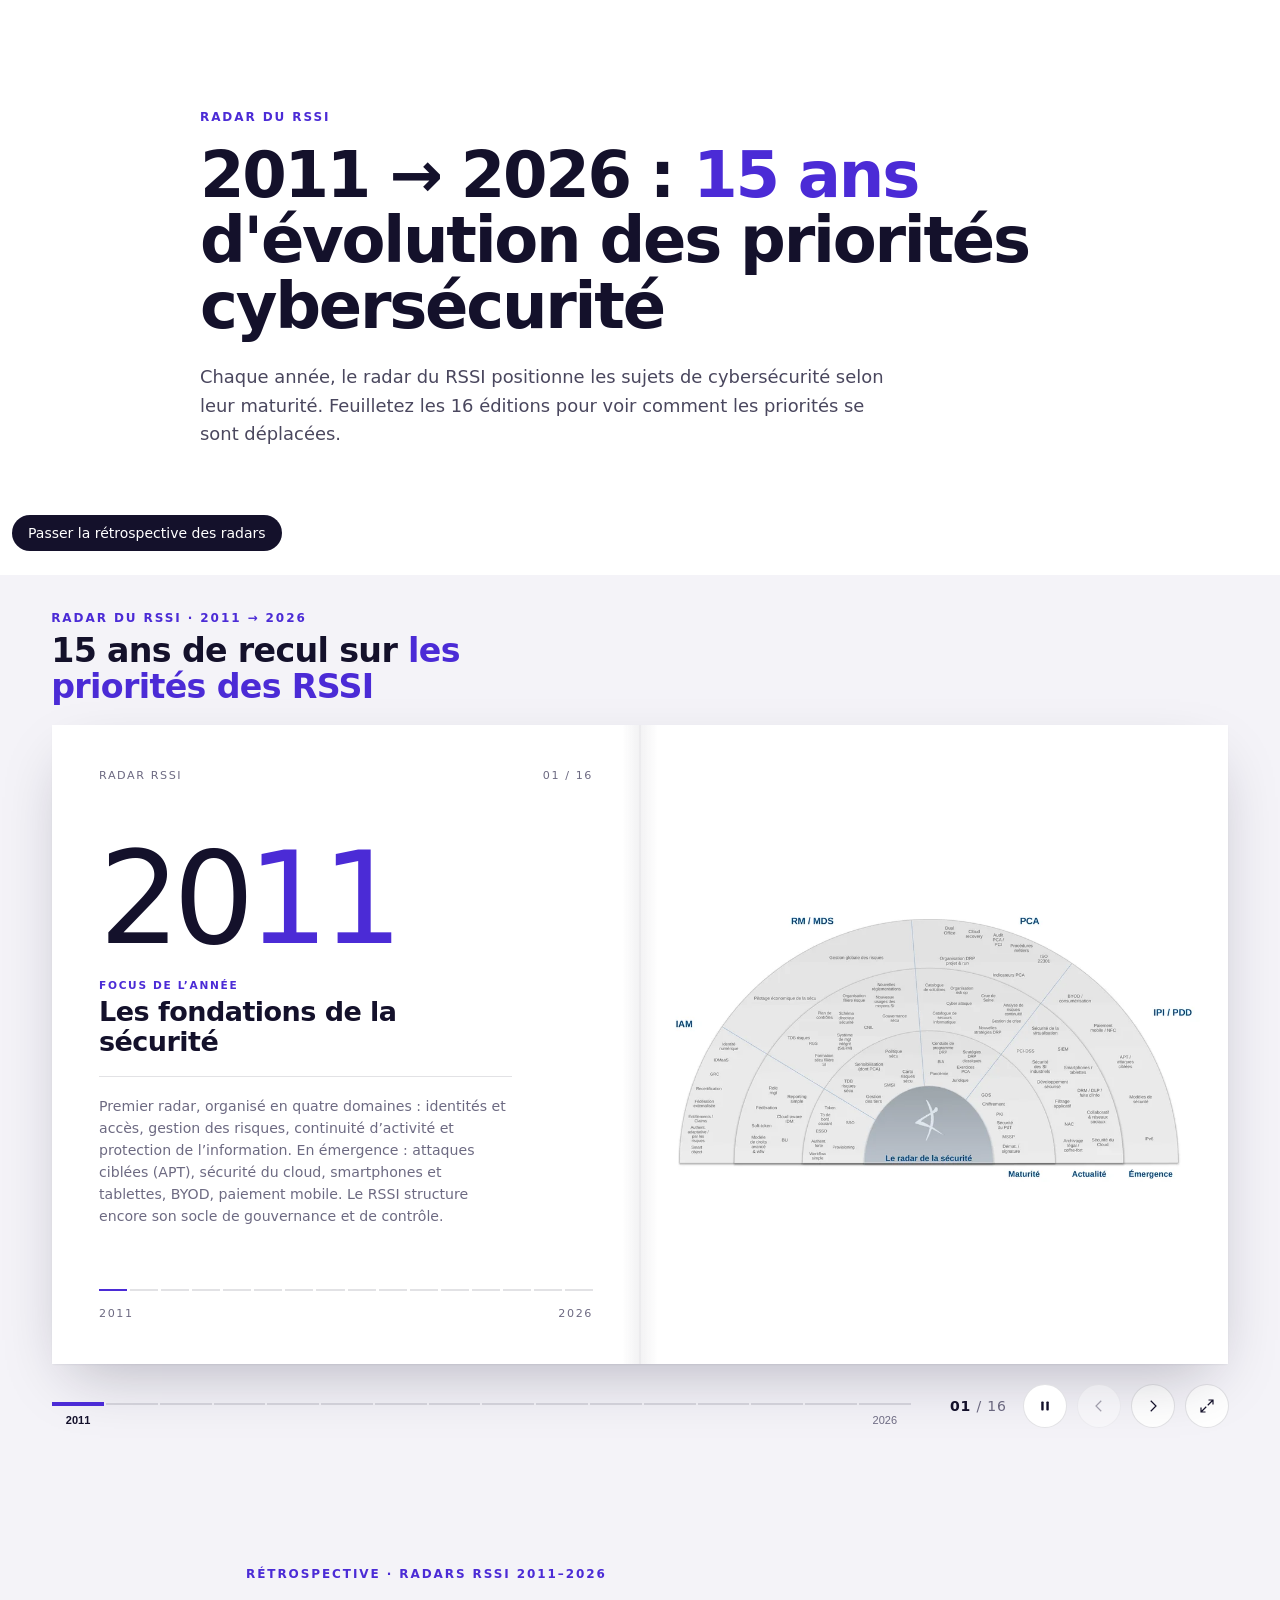
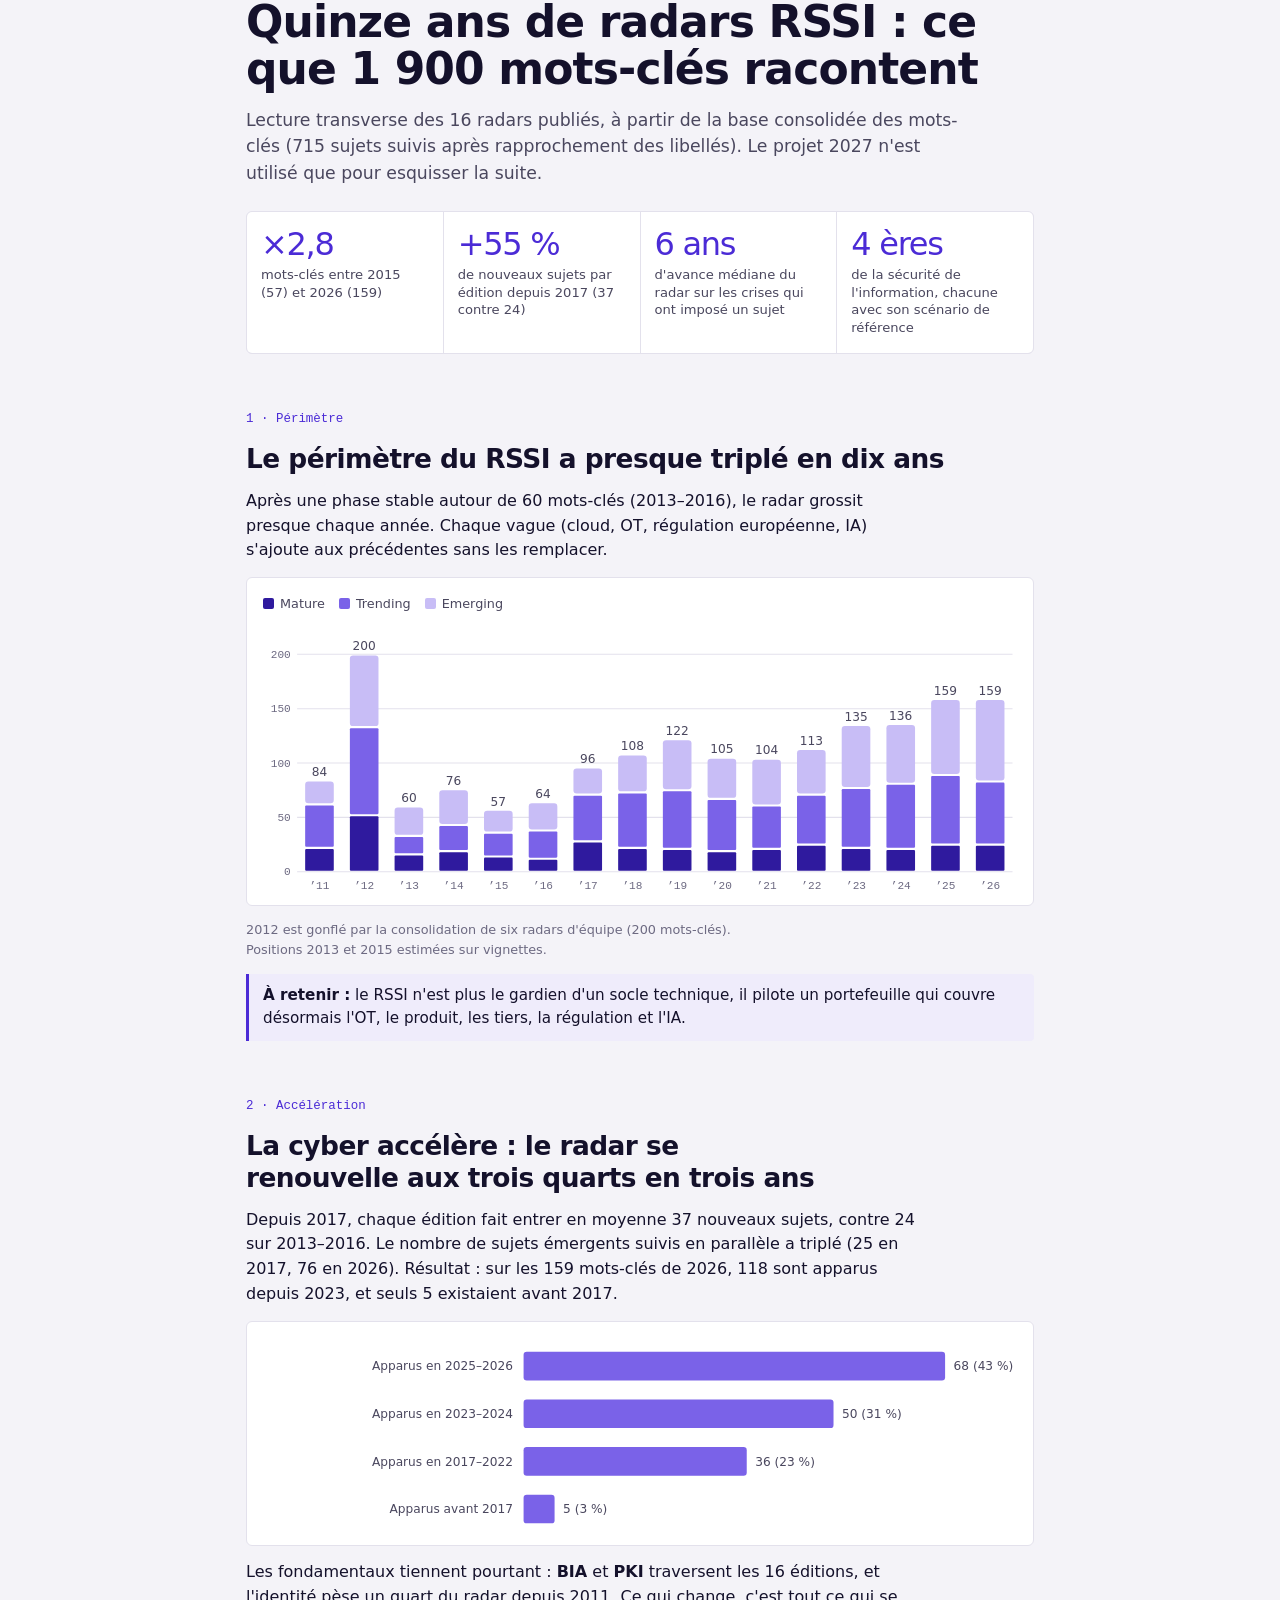
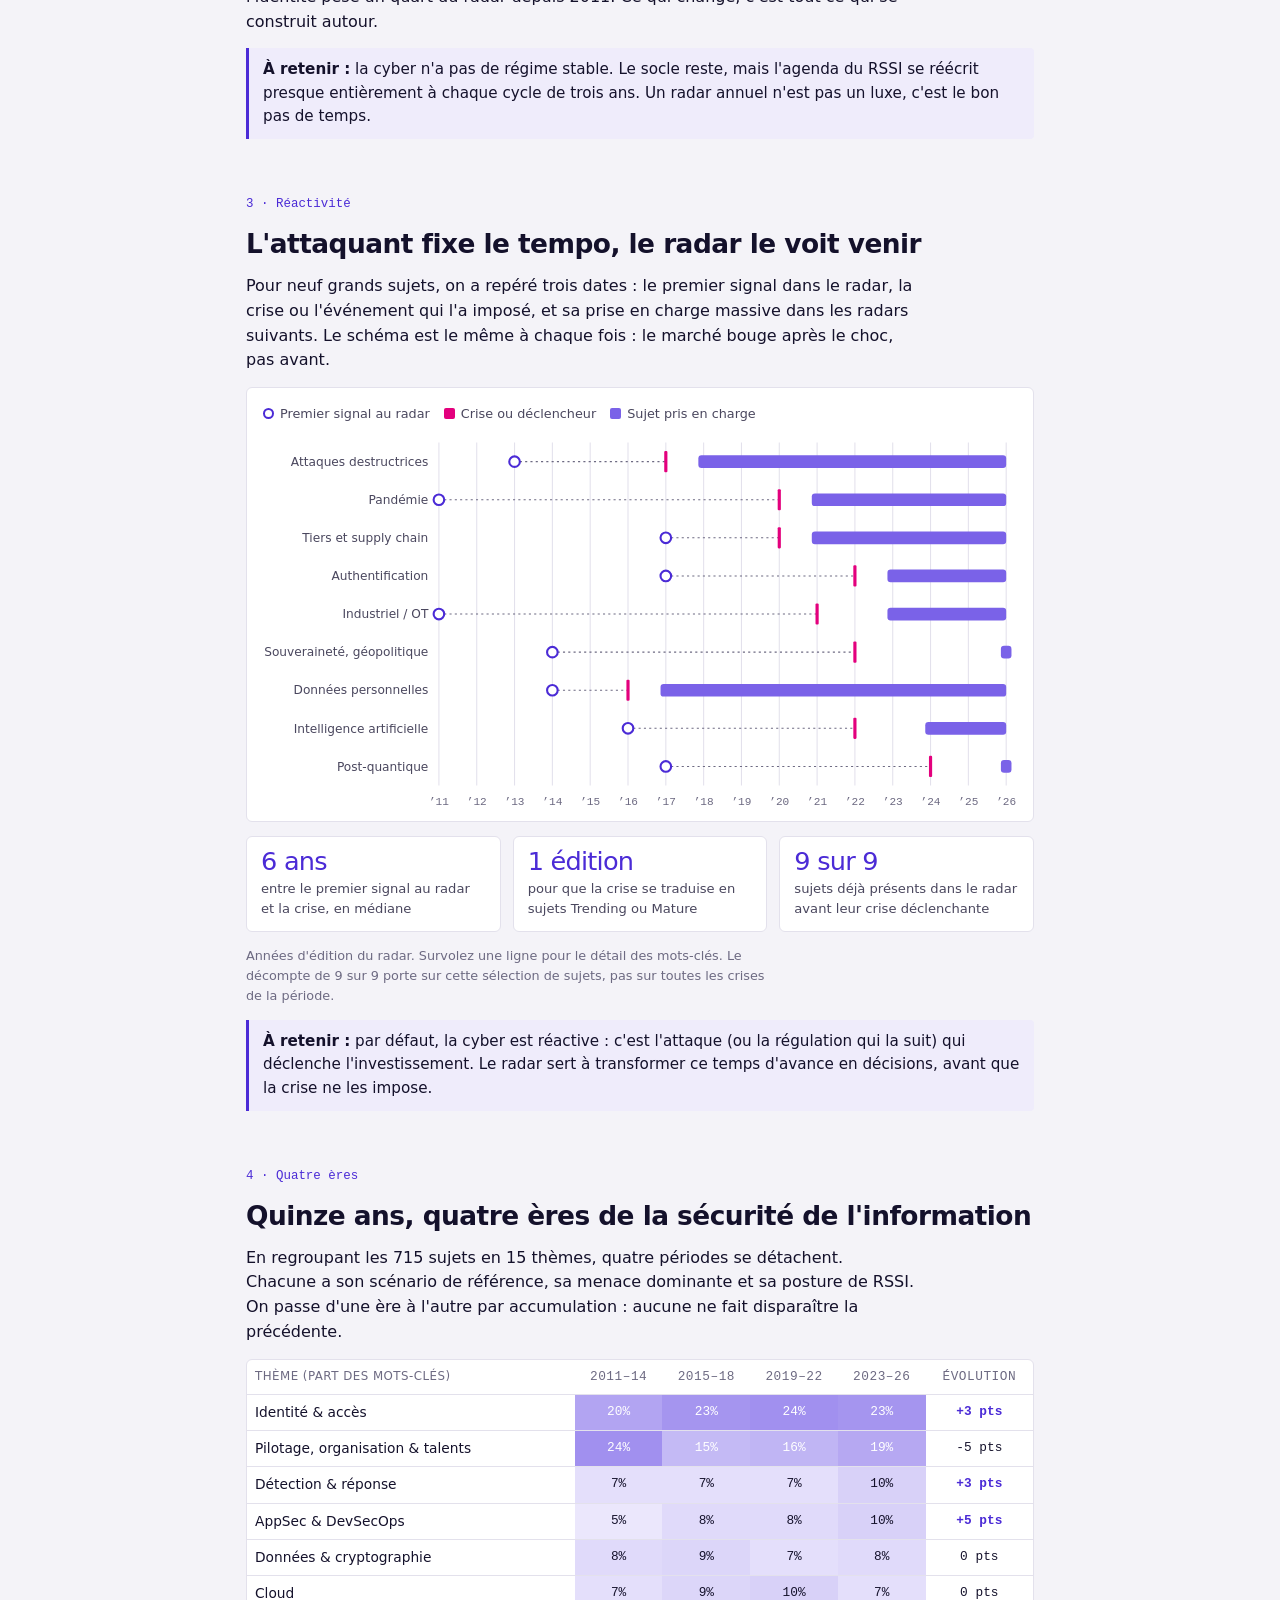
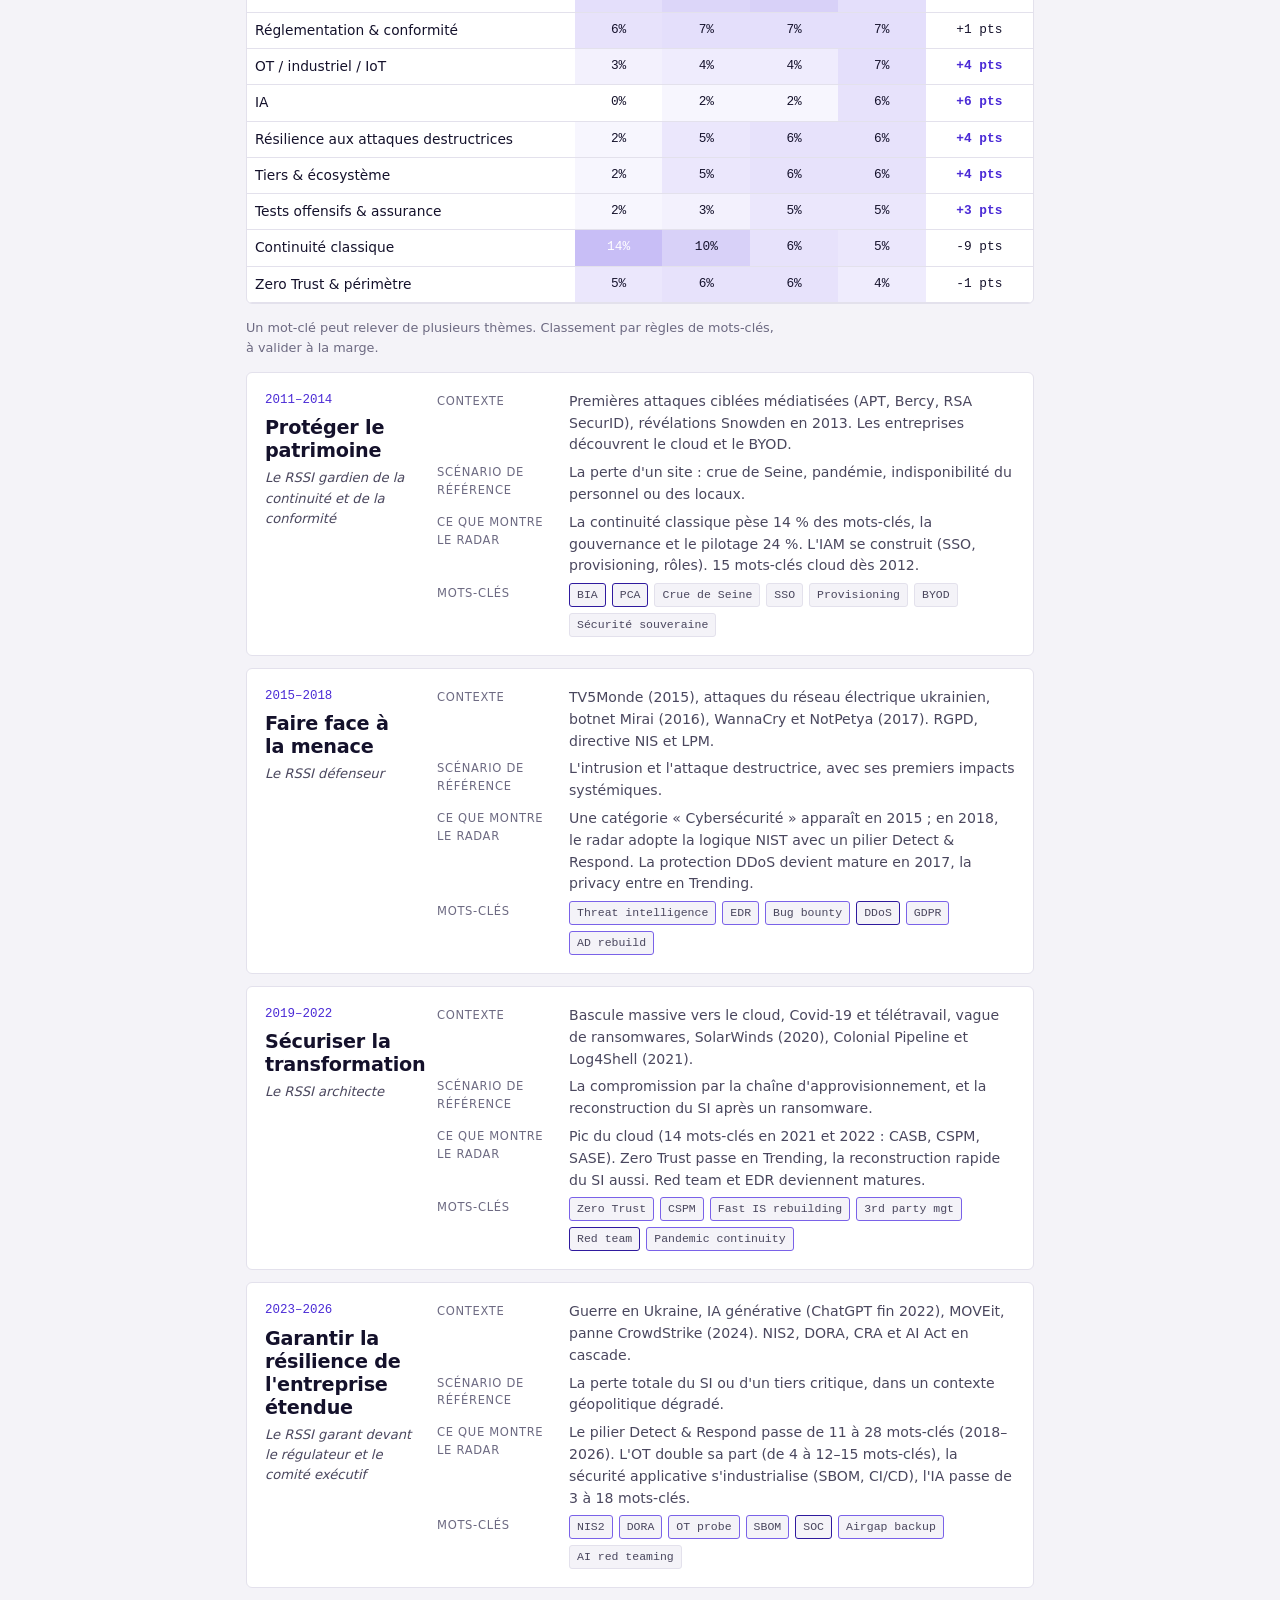
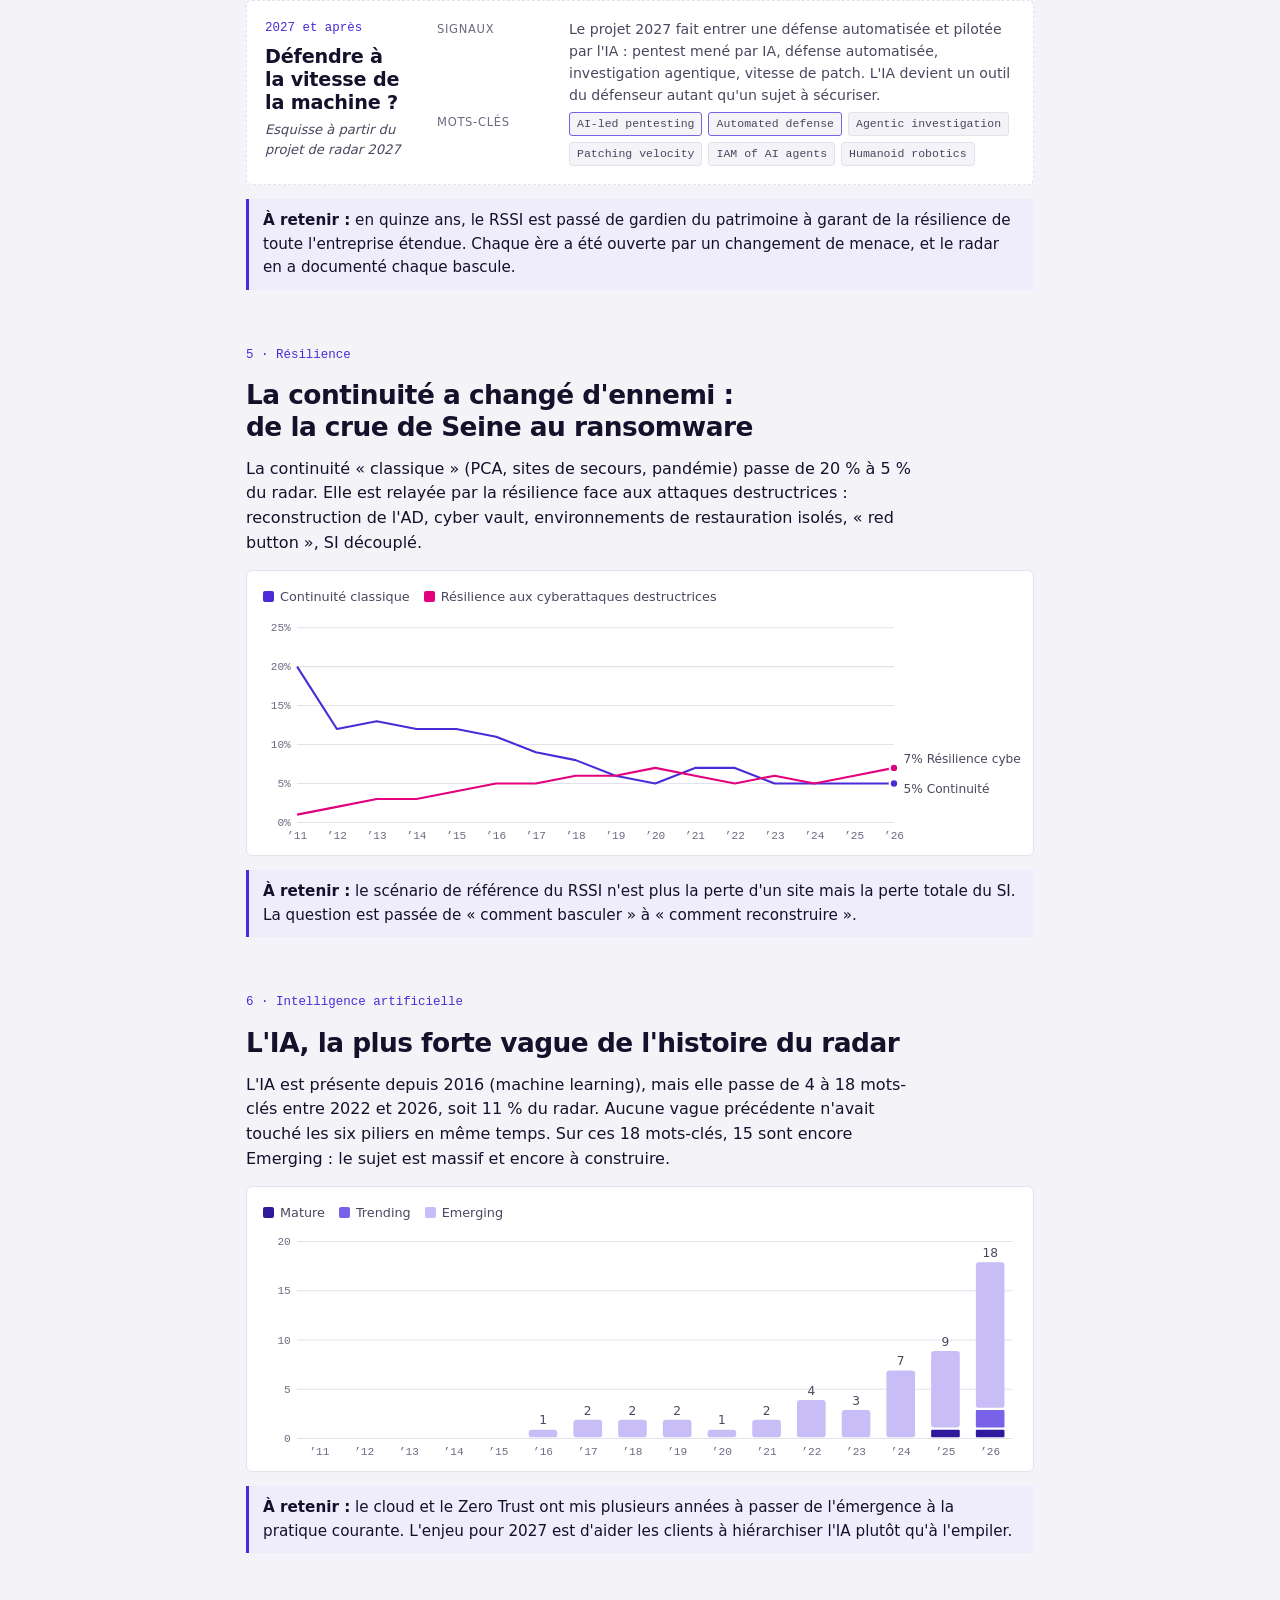
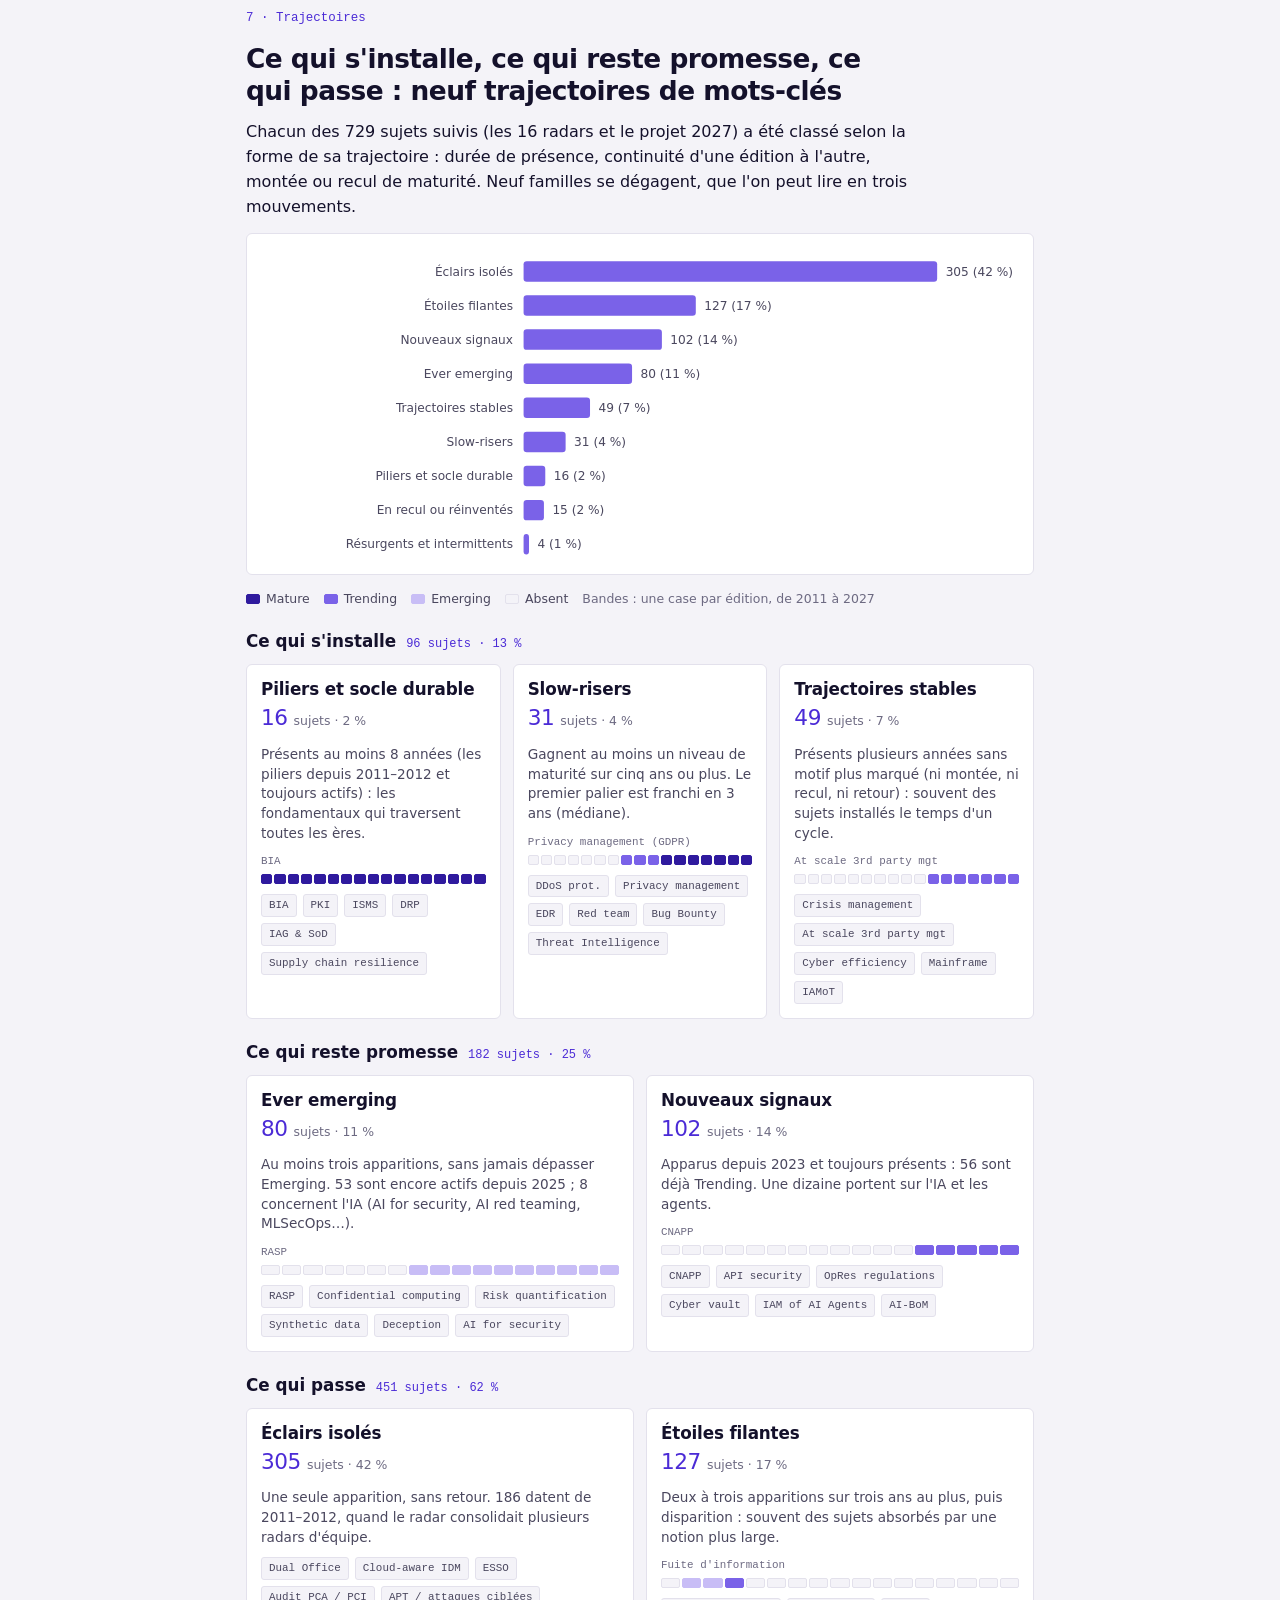
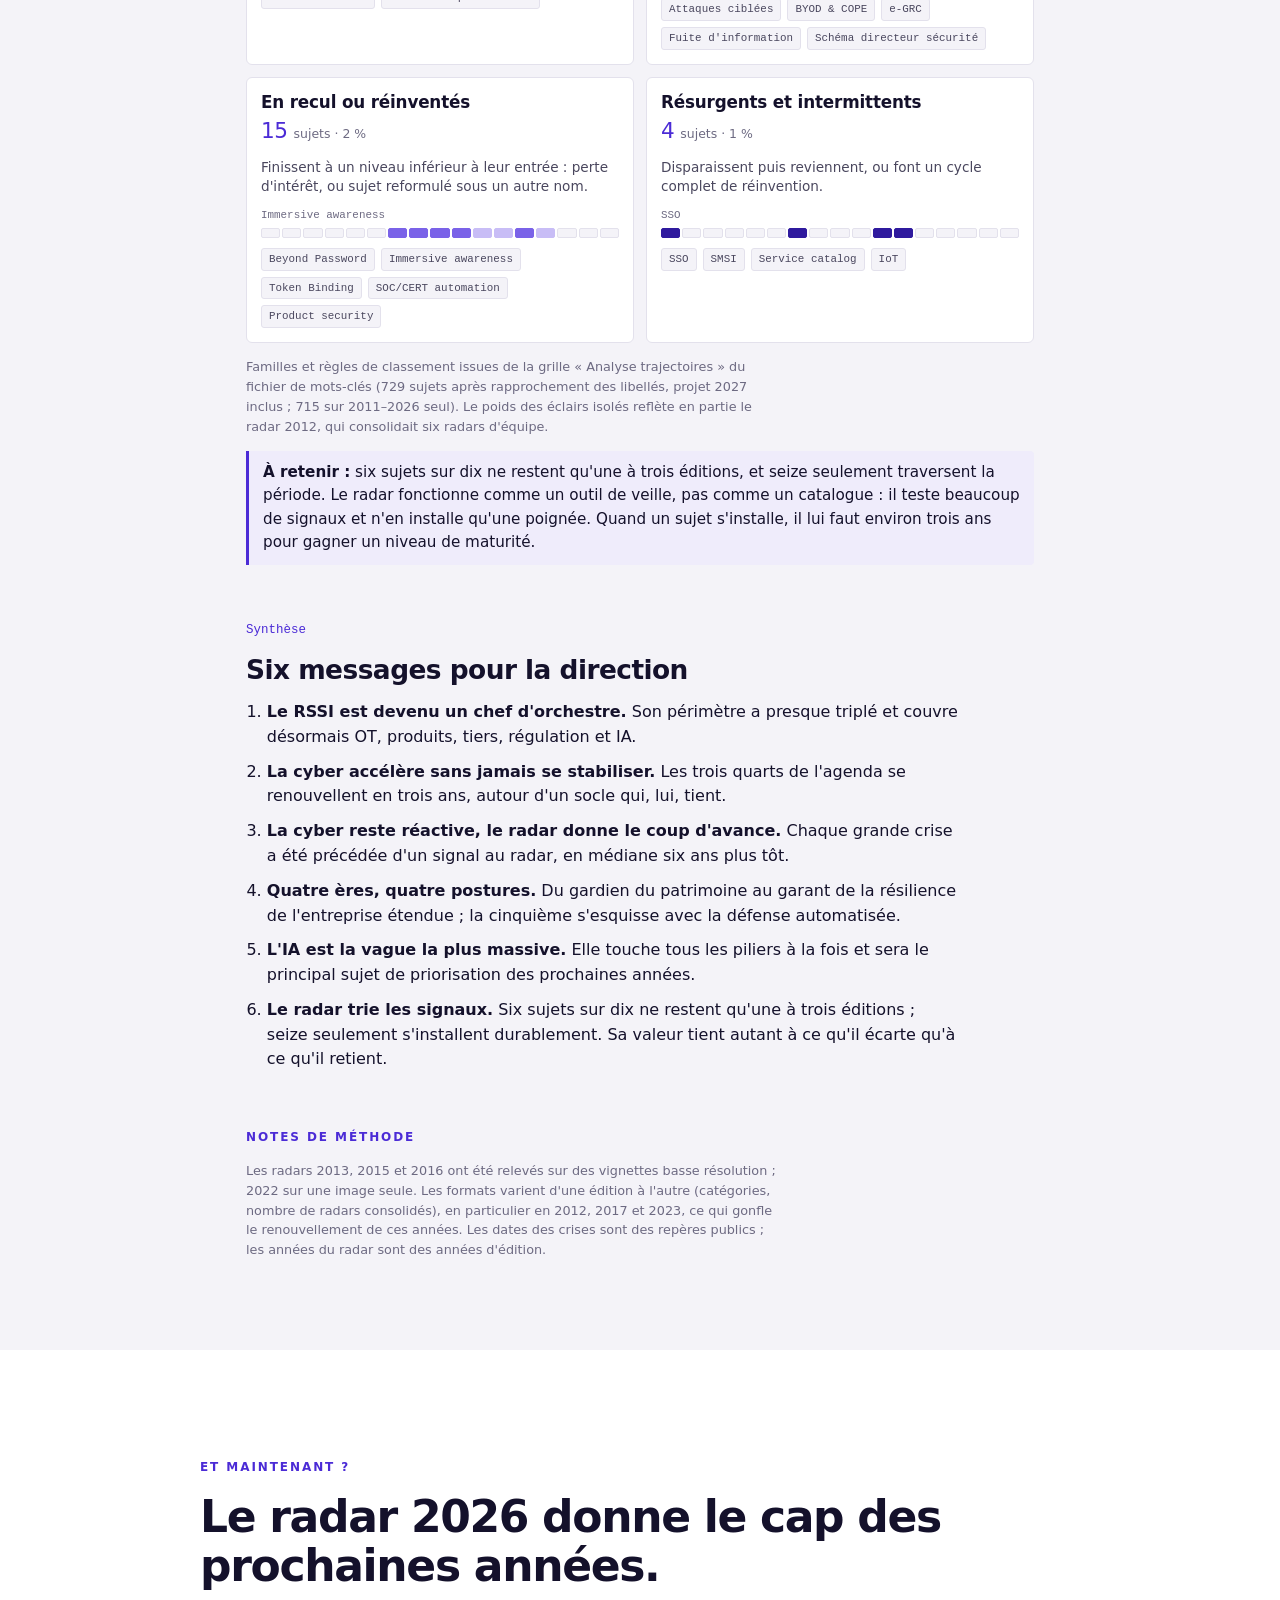
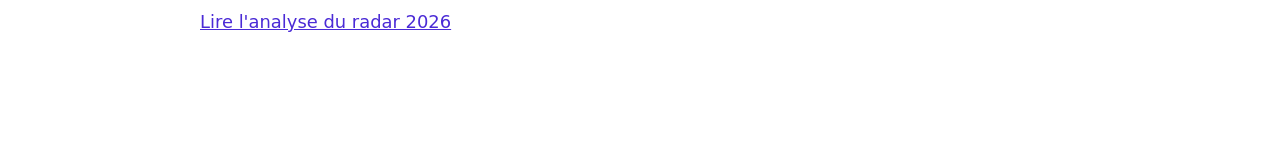
<file: index.html>
<!doctype html>
<html lang="fr">
<head>
<meta charset="utf-8">
<meta name="viewport" content="width=device-width, initial-scale=1">
<title>Radar du RSSI · 15 ans de rétrospective</title>
<meta name="description" content="16 éditions du radar du RSSI, de 2011 à 2026 : feuilletez 15 ans d'évolution des priorités de cybersécurité.">
<link rel="preload" as="image" href="images/radar-2011.webp" imagesrcset="images/radar-2011-900.webp 900w, images/radar-2011.webp 1800w" imagesizes="(max-width: 760px) 92vw, 48vw" fetchpriority="high">
<link rel="stylesheet" href="radar-book.css">
<link rel="stylesheet" href="retro.css">
<style>
  :root { color-scheme: light; }
  body { margin: 0; font-family: system-ui, -apple-system, "Segoe UI", Roboto, Helvetica, Arial, sans-serif; color: #14112b; background: #fff; }
  .intro, .outro { max-width: 880px; margin: 0 auto; padding: clamp(64px, 12vh, 120px) 24px; }
  .intro p.tag, .outro p.tag { font-size: 12px; letter-spacing: .16em; text-transform: uppercase; color: #4b2bd6; font-weight: 600; margin: 0 0 16px; }
  .intro h1 { font-size: clamp(34px, 5.4vw, 64px); letter-spacing: -.035em; line-height: 1.02; margin: 0 0 24px; font-weight: 600; }
  .intro h1 em { font-style: normal; color: #4b2bd6; }
  .intro p, .outro p { font-size: clamp(17px, 1.4vw, 20px); line-height: 1.6; color: #4a475e; max-width: 60ch; }
  .outro h2 { font-size: clamp(28px, 3.6vw, 44px); letter-spacing: -.03em; line-height: 1.1; margin: 0 0 16px; font-weight: 600; }
  .outro a { color: #4b2bd6; }
</style>
</head>
<body>
  <main>
    <section class="intro">
      <p class="tag">Radar du RSSI</p>
      <h1>2011 → 2026 : <em>15 ans</em> d'évolution des priorités cybersécurité</h1>
      <p>Chaque année, le radar du RSSI positionne les sujets de cybersécurité selon leur maturité. Feuilletez les 16 éditions pour voir comment les priorités se sont déplacées.</p>
    </section>

<!-- ===== Radar Book : début du bloc à intégrer ===== -->
<section class="wrb" data-radar-book aria-labelledby="wrb-title" aria-roledescription="rétrospective">
  <a class="wrb-skip" href="#apres-radars">Passer la rétrospective des radars</a>
  <div class="wrb-sticky">
    <header class="wrb-head">
      <div>
        <p class="wrb-kicker">Radar du RSSI · 2011 → 2026</p>
        <h2 class="wrb-title" id="wrb-title">15 ans de recul sur <em>les priorités des RSSI</em></h2>
      </div>
    </header>
  </div>
  <script type="application/json" class="wrb-data">
{
  "options": {
    "label": "Radar RSSI",
    "focusLabel": "Focus de l’année",
    "autoplayPages": 4,
    "hint": "Faites défiler pour remonter le temps"
  },
  "items": [
    {
      "year": 2011,
      "src": "images/radar-2011.webp",
      "width": 1800,
      "height": 922,
      "alt": "Radar du RSSI 2011 : sujets de cybersécurité classés par maturité (mature, en tendance, émergent)",
      "zoomSrc": "images/radar-2011-hd.webp",
      "focus": "Les fondations de la sécurité",
      "summary": "Premier radar, organisé en quatre domaines : identités et accès, gestion des risques, continuité d’activité et protection de l’information. En émergence : attaques ciblées (APT), sécurité du cloud, smartphones et tablettes, BYOD, paiement mobile. Le RSSI structure encore son socle de gouvernance et de contrôle.",
      "srcset": "images/radar-2011-900.webp 900w, images/radar-2011.webp 1800w"
    },
    {
      "year": 2012,
      "src": "images/radar-2012.webp",
      "width": 1800,
      "height": 908,
      "alt": "Radar du RSSI 2012 : sujets de cybersécurité classés par maturité (mature, en tendance, émergent)",
      "zoomSrc": "images/radar-2012-hd.webp",
      "focus": "Le RSSI face à la consumérisation",
      "summary": "Le radar s’organise en cinq domaines : IAM, protection des données, management de la sécurité, risk management et continuité d’activité. Terminaux personnels, nouveaux usages et cloud bousculent un périmètre jusque-là maîtrisé, tandis que la gestion des risques gagne en place.",
      "srcset": "images/radar-2012-900.webp 900w, images/radar-2012.webp 1800w"
    },
    {
      "year": 2013,
      "src": "images/radar-2013.webp",
      "width": 1800,
      "height": 1031,
      "alt": "Radar du RSSI 2013 : sujets de cybersécurité classés par maturité (mature, en tendance, émergent)",
      "zoomSrc": "images/radar-2013-hd.webp",
      "focus": "Attaques ciblées et cloud",
      "summary": "Les attaques ciblées et la gestion de crise cyber entrent dans les priorités. Le radar met aussi en avant la consumérisation du terminal (BYOD), le cloud computing, l’externalisation vers des MSSP et la sécurité intégrée aux projets via des cellules dédiées et des règles de développement.",
      "srcset": "images/radar-2013-900.webp 900w, images/radar-2013.webp 1800w"
    },
    {
      "year": 2014,
      "src": "images/radar-2014.webp",
      "width": 1800,
      "height": 1035,
      "alt": "Radar du RSSI 2014 : sujets de cybersécurité classés par maturité (mature, en tendance, émergent)",
      "zoomSrc": "images/radar-2014-hd.webp",
      "focus": "Vers une stratégie cybersécurité",
      "summary": "La cybersécurité devient stratégique : lutte informatique défensive, capacités forensics et CERT, surveillance de la sécurité, protection contre le DDoS et la fuite d’information. Le radar met aussi en avant les comptes à privilèges, la sécurité des SI industriels, l’identité numérique et l’efficience de la sécurité.",
      "srcset": "images/radar-2014-900.webp 900w, images/radar-2014.webp 1800w"
    },
    {
      "year": 2015,
      "src": "images/radar-2015.webp",
      "width": 1800,
      "height": 1032,
      "alt": "Radar du RSSI 2015 : sujets de cybersécurité classés par maturité (mature, en tendance, émergent)",
      "zoomSrc": "images/radar-2015-hd.webp",
      "focus": "La cybersécurité devient un domaine à part entière",
      "summary": "Un quadrant « Cybersécurité » apparaît. Forensics, CERT et SOC, externalisation (MSSP, SecaaS) et cyberassurance progressent. Côté identité, l’authentification contextuelle et la cohérence des identités entre canaux s’imposent, pendant que Big Data et objets connectés ouvrent de nouveaux fronts.",
      "srcset": "images/radar-2015-900.webp 900w, images/radar-2015.webp 1800w"
    },
    {
      "year": 2016,
      "src": "images/radar-2016.webp",
      "width": 1800,
      "height": 1025,
      "alt": "Radar du RSSI 2016 : sujets de cybersécurité classés par maturité (mature, en tendance, émergent)",
      "zoomSrc": "images/radar-2016-hd.webp",
      "focus": "L’agilité gagne la sécurité",
      "summary": "Le radar met en avant une sécurité qui doit suivre le rythme des projets : IAM agile et « à deux vitesses », cellules de sécurité applicative adaptées aux méthodes agiles. La résilience, le cloud et le renseignement sur la menace (threat intelligence) s’affirment dans les domaines cybersécurité et continuité.",
      "srcset": "images/radar-2016-900.webp 900w, images/radar-2016.webp 1800w"
    },
    {
      "year": 2017,
      "src": "images/radar-2017.webp",
      "width": 1800,
      "height": 926,
      "alt": "Radar du RSSI 2017 : sujets de cybersécurité classés par maturité (mature, en tendance, émergent)",
      "zoomSrc": "images/radar-2017-hd.webp",
      "focus": "DevSecOps et objets connectés",
      "summary": "Le radar passe à l’anglais et met en avant DevOps et DevSecOps, l’IAM des objets connectés, la sécurité des systèmes industriels (ICS), les API et OAuth, ainsi que les exigences réglementaires comme DSP2. Sujets émergents : blockchain, cryptographie post-quantique, conteneurs et microservices.",
      "srcset": "images/radar-2017-900.webp 900w, images/radar-2017.webp 1800w"
    },
    {
      "year": 2018,
      "src": "images/radar-2018.webp",
      "width": 1800,
      "height": 1469,
      "alt": "Radar du RSSI 2018 : sujets de cybersécurité classés par maturité (mature, en tendance, émergent)",
      "zoomSrc": "images/radar-2018-hd.webp",
      "focus": "Six domaines et l’ère du RGPD",
      "summary": "Le radar adopte six domaines : identité, protection, détection et réponse, risques et gouvernance, conformité et vie privée, continuité. Le RGPD et la directive NIS structurent l’agenda ; la cyber-résilience, la reconstruction de l’Active Directory et l’automatisation du SOC progressent.",
      "srcset": "images/radar-2018-900.webp 900w, images/radar-2018.webp 1800w"
    },
    {
      "year": 2019,
      "src": "images/radar-2019.webp",
      "width": 1800,
      "height": 1469,
      "alt": "Radar du RSSI 2019 : sujets de cybersécurité classés par maturité (mature, en tendance, émergent)",
      "zoomSrc": "images/radar-2019-hd.webp",
      "focus": "Industrialiser la défense",
      "summary": "Le radar met en avant l’automatisation de la réponse (SOAR), les fusion centers, la cybersécurité en tant que service et la quantification du risque. La reconstruction rapide du SI, la continuité multi-cloud et la sécurité dès la conception (security by design) deviennent des sujets de premier plan.",
      "srcset": "images/radar-2019-900.webp 900w, images/radar-2019.webp 1800w"
    },
    {
      "year": 2020,
      "src": "images/radar-2020.webp",
      "width": 1800,
      "height": 1469,
      "alt": "Radar du RSSI 2020 : sujets de cybersécurité classés par maturité (mature, en tendance, émergent)",
      "zoomSrc": "images/radar-2020-hd.webp",
      "focus": "Zero trust et sécurité de l’IA",
      "summary": "Le zero trust, la refonte de l’Active Directory et la gestion des vulnérabilités sont mis en avant. Apparaissent la sécurité de l’IA, le confidential computing, les données synthétiques et l’anonymisation, ainsi que la sécurité des produits et une analyse de risque orientée menace.",
      "srcset": "images/radar-2020-900.webp 900w, images/radar-2020.webp 1800w"
    },
    {
      "year": 2021,
      "src": "images/radar-2021.webp",
      "width": 1800,
      "height": 1467,
      "alt": "Radar du RSSI 2021 : sujets de cybersécurité classés par maturité (mature, en tendance, émergent)",
      "zoomSrc": "images/radar-2021-hd.webp",
      "focus": "Cyber à l’épreuve de la crise sanitaire",
      "summary": "Le premier radar « Global CISO » porte la marque de la pandémie : accès distants et télétravail, continuité en cas de pandémie, crise cyber en mode confinement, PRA en un jour. Côté cloud, CSPM et CWPP progressent ; régulation des infrastructures critiques et « frontières cyber » s’invitent.",
      "srcset": "images/radar-2021-900.webp 900w, images/radar-2021.webp 1800w"
    },
    {
      "year": 2022,
      "src": "images/radar-2022.webp",
      "width": 990,
      "height": 822,
      "alt": "Radar du RSSI 2022 : sujets de cybersécurité classés par maturité (mature, en tendance, émergent)",
      "zoomSrc": "images/radar-2022-hd.webp",
      "focus": "Résilience et talents",
      "summary": "Dans la continuité de 2021, le radar renforce la résilience opérationnelle, la reconstruction de l’Active Directory et le zero trust. La gestion des talents cyber, la sécurité des filiales à grande échelle et l’efficience de la cyber gagnent en importance, aux côtés de la protection du cloud (CSPM, CWPP).",
      "srcset": "images/radar-2022-900.webp 900w, images/radar-2022.webp 990w"
    },
    {
      "year": 2023,
      "src": "images/radar-2023.webp",
      "width": 1800,
      "height": 1467,
      "alt": "Radar du RSSI 2023 : sujets de cybersécurité classés par maturité (mature, en tendance, émergent)",
      "zoomSrc": "images/radar-2023-hd.webp",
      "focus": "Gouverner une sécurité élargie",
      "summary": "Le radar s’adresse aux CISO comme aux CSO et renomme son domaine continuité en « résilience opérationnelle ». Il met en avant attirer et fidéliser les talents, la cyber durable, la simulation d’attaques, la protection des applications cloud (CNAPP) et l’IAM des objets.",
      "srcset": "images/radar-2023-900.webp 900w, images/radar-2023.webp 1800w"
    },
    {
      "year": 2024,
      "src": "images/radar-2024.webp",
      "width": 1800,
      "height": 1424,
      "alt": "Radar du RSSI 2024 : sujets de cybersécurité classés par maturité (mature, en tendance, émergent)",
      "zoomSrc": "images/radar-2024-hd.webp",
      "focus": "Supply chain, IT/OT et premiers risques IA",
      "summary": "La sécurité et la résilience de la chaîne d’approvisionnement sont mises en avant, avec la convergence IT/OT, la sécurité des produits et les régulations de résilience opérationnelle. Apparaissent l’évaluation des risques liés à l’IA, les jumeaux numériques, le « tier 0 étendu » et le bouton rouge.",
      "srcset": "images/radar-2024-900.webp 900w, images/radar-2024.webp 1800w"
    },
    {
      "year": 2025,
      "src": "images/radar-2025.webp",
      "width": 1401,
      "height": 1169,
      "alt": "Radar du RSSI 2025 : sujets de cybersécurité classés par maturité (mature, en tendance, émergent)",
      "zoomSrc": "images/radar-2025-hd.webp",
      "focus": "L’IA entre dans tous les domaines",
      "summary": "L’IA est présente dans plusieurs domaines : évaluation des risques IA et MLSecOps, IA au service de l’IAM, identités non humaines. Le radar met aussi en avant les régulations (NIS2, CRA, DORA), une stratégie de conformité unifiée, la résilience de la supply chain et la rationalisation de la cyber.",
      "srcset": "images/radar-2025-900.webp 900w, images/radar-2025.webp 1401w"
    },
    {
      "year": 2026,
      "src": "images/radar-2026.webp",
      "width": 1800,
      "height": 1459,
      "alt": "Radar du RSSI 2026 : sujets de cybersécurité classés par maturité (mature, en tendance, émergent)",
      "zoomSrc": "images/radar-2026-hd.webp",
      "focus": "L’ère des agents IA",
      "summary": "Le radar 2026 met en avant la sécurité des agents IA et des protocoles comme MCP, l’IAM des agents, les plateformes cyber agentiques et le red teaming d’IA. Crypto-agilité, conformité unifiée, certification des produits (CRA) et pilotage de la valeur de la cyber complètent les priorités.",
      "srcset": "images/radar-2026-900.webp 900w, images/radar-2026.webp 1800w"
    }
  ]
}
  </script>
  <noscript>
    <div class="wrb-noscript">
      <figure><img src="images/radar-2011.webp" width="1800" height="922" loading="lazy" alt="Radar du RSSI 2011"><figcaption><strong>2011 · Les fondations de la sécurité</strong><br>Premier radar, organisé en quatre domaines : identités et accès, gestion des risques, continuité d’activité et protection de l’information. En émergence : attaques ciblées (APT), sécurité du cloud, smartphones et tablettes, BYOD, paiement mobile. Le RSSI structure encore son socle de gouvernance et de contrôle.</figcaption></figure>
      <figure><img src="images/radar-2012.webp" width="1800" height="908" loading="lazy" alt="Radar du RSSI 2012"><figcaption><strong>2012 · Le RSSI face à la consumérisation</strong><br>Le radar s’organise en cinq domaines : IAM, protection des données, management de la sécurité, risk management et continuité d’activité. Terminaux personnels, nouveaux usages et cloud bousculent un périmètre jusque-là maîtrisé, tandis que la gestion des risques gagne en place.</figcaption></figure>
      <figure><img src="images/radar-2013.webp" width="1800" height="1031" loading="lazy" alt="Radar du RSSI 2013"><figcaption><strong>2013 · Attaques ciblées et cloud</strong><br>Les attaques ciblées et la gestion de crise cyber entrent dans les priorités. Le radar met aussi en avant la consumérisation du terminal (BYOD), le cloud computing, l’externalisation vers des MSSP et la sécurité intégrée aux projets via des cellules dédiées et des règles de développement.</figcaption></figure>
      <figure><img src="images/radar-2014.webp" width="1800" height="1035" loading="lazy" alt="Radar du RSSI 2014"><figcaption><strong>2014 · Vers une stratégie cybersécurité</strong><br>La cybersécurité devient stratégique : lutte informatique défensive, capacités forensics et CERT, surveillance de la sécurité, protection contre le DDoS et la fuite d’information. Le radar met aussi en avant les comptes à privilèges, la sécurité des SI industriels, l’identité numérique et l’efficience de la sécurité.</figcaption></figure>
      <figure><img src="images/radar-2015.webp" width="1800" height="1032" loading="lazy" alt="Radar du RSSI 2015"><figcaption><strong>2015 · La cybersécurité devient un domaine à part entière</strong><br>Un quadrant « Cybersécurité » apparaît. Forensics, CERT et SOC, externalisation (MSSP, SecaaS) et cyberassurance progressent. Côté identité, l’authentification contextuelle et la cohérence des identités entre canaux s’imposent, pendant que Big Data et objets connectés ouvrent de nouveaux fronts.</figcaption></figure>
      <figure><img src="images/radar-2016.webp" width="1800" height="1025" loading="lazy" alt="Radar du RSSI 2016"><figcaption><strong>2016 · L’agilité gagne la sécurité</strong><br>Le radar met en avant une sécurité qui doit suivre le rythme des projets : IAM agile et « à deux vitesses », cellules de sécurité applicative adaptées aux méthodes agiles. La résilience, le cloud et le renseignement sur la menace (threat intelligence) s’affirment dans les domaines cybersécurité et continuité.</figcaption></figure>
      <figure><img src="images/radar-2017.webp" width="1800" height="926" loading="lazy" alt="Radar du RSSI 2017"><figcaption><strong>2017 · DevSecOps et objets connectés</strong><br>Le radar passe à l’anglais et met en avant DevOps et DevSecOps, l’IAM des objets connectés, la sécurité des systèmes industriels (ICS), les API et OAuth, ainsi que les exigences réglementaires comme DSP2. Sujets émergents : blockchain, cryptographie post-quantique, conteneurs et microservices.</figcaption></figure>
      <figure><img src="images/radar-2018.webp" width="1800" height="1469" loading="lazy" alt="Radar du RSSI 2018"><figcaption><strong>2018 · Six domaines et l’ère du RGPD</strong><br>Le radar adopte six domaines : identité, protection, détection et réponse, risques et gouvernance, conformité et vie privée, continuité. Le RGPD et la directive NIS structurent l’agenda ; la cyber-résilience, la reconstruction de l’Active Directory et l’automatisation du SOC progressent.</figcaption></figure>
      <figure><img src="images/radar-2019.webp" width="1800" height="1469" loading="lazy" alt="Radar du RSSI 2019"><figcaption><strong>2019 · Industrialiser la défense</strong><br>Le radar met en avant l’automatisation de la réponse (SOAR), les fusion centers, la cybersécurité en tant que service et la quantification du risque. La reconstruction rapide du SI, la continuité multi-cloud et la sécurité dès la conception (security by design) deviennent des sujets de premier plan.</figcaption></figure>
      <figure><img src="images/radar-2020.webp" width="1800" height="1469" loading="lazy" alt="Radar du RSSI 2020"><figcaption><strong>2020 · Zero trust et sécurité de l’IA</strong><br>Le zero trust, la refonte de l’Active Directory et la gestion des vulnérabilités sont mis en avant. Apparaissent la sécurité de l’IA, le confidential computing, les données synthétiques et l’anonymisation, ainsi que la sécurité des produits et une analyse de risque orientée menace.</figcaption></figure>
      <figure><img src="images/radar-2021.webp" width="1800" height="1467" loading="lazy" alt="Radar du RSSI 2021"><figcaption><strong>2021 · Cyber à l’épreuve de la crise sanitaire</strong><br>Le premier radar « Global CISO » porte la marque de la pandémie : accès distants et télétravail, continuité en cas de pandémie, crise cyber en mode confinement, PRA en un jour. Côté cloud, CSPM et CWPP progressent ; régulation des infrastructures critiques et « frontières cyber » s’invitent.</figcaption></figure>
      <figure><img src="images/radar-2022.webp" width="990" height="822" loading="lazy" alt="Radar du RSSI 2022"><figcaption><strong>2022 · Résilience et talents</strong><br>Dans la continuité de 2021, le radar renforce la résilience opérationnelle, la reconstruction de l’Active Directory et le zero trust. La gestion des talents cyber, la sécurité des filiales à grande échelle et l’efficience de la cyber gagnent en importance, aux côtés de la protection du cloud (CSPM, CWPP).</figcaption></figure>
      <figure><img src="images/radar-2023.webp" width="1800" height="1467" loading="lazy" alt="Radar du RSSI 2023"><figcaption><strong>2023 · Gouverner une sécurité élargie</strong><br>Le radar s’adresse aux CISO comme aux CSO et renomme son domaine continuité en « résilience opérationnelle ». Il met en avant attirer et fidéliser les talents, la cyber durable, la simulation d’attaques, la protection des applications cloud (CNAPP) et l’IAM des objets.</figcaption></figure>
      <figure><img src="images/radar-2024.webp" width="1800" height="1424" loading="lazy" alt="Radar du RSSI 2024"><figcaption><strong>2024 · Supply chain, IT/OT et premiers risques IA</strong><br>La sécurité et la résilience de la chaîne d’approvisionnement sont mises en avant, avec la convergence IT/OT, la sécurité des produits et les régulations de résilience opérationnelle. Apparaissent l’évaluation des risques liés à l’IA, les jumeaux numériques, le « tier 0 étendu » et le bouton rouge.</figcaption></figure>
      <figure><img src="images/radar-2025.webp" width="1401" height="1169" loading="lazy" alt="Radar du RSSI 2025"><figcaption><strong>2025 · L’IA entre dans tous les domaines</strong><br>L’IA est présente dans plusieurs domaines : évaluation des risques IA et MLSecOps, IA au service de l’IAM, identités non humaines. Le radar met aussi en avant les régulations (NIS2, CRA, DORA), une stratégie de conformité unifiée, la résilience de la supply chain et la rationalisation de la cyber.</figcaption></figure>
      <figure><img src="images/radar-2026.webp" width="1800" height="1459" loading="lazy" alt="Radar du RSSI 2026"><figcaption><strong>2026 · L’ère des agents IA</strong><br>Le radar 2026 met en avant la sécurité des agents IA et des protocoles comme MCP, l’IAM des agents, les plateformes cyber agentiques et le red teaming d’IA. Crypto-agilité, conformité unifiée, certification des produits (CRA) et pilotage de la valeur de la cyber complètent les priorités.</figcaption></figure>
    </div>
  </noscript>
</section>
<div id="apres-radars" tabindex="-1"></div>
<!-- ===== Radar Book : fin du bloc ===== -->

<section class="retro" id="analyse" aria-labelledby="retro-title">
<div class="retro__wrap">
<header class="retro__head">
  <div class="eyebrow">Rétrospective · Radars RSSI 2011–2026</div>
  <h2 id="retro-title">Quinze ans de radars RSSI : ce que 1 900 mots-clés racontent</h2>
  <p class="lede">Lecture transverse des 16 radars publiés, à partir de la base consolidée des mots-clés (715 sujets suivis après rapprochement des libellés). Le projet 2027 n'est utilisé que pour esquisser la suite.</p>
  <div class="kpis">
    <div class="kpi"><b>×2,8</b><span>mots-clés entre 2015 (57) et 2026 (159)</span></div>
    <div class="kpi"><b>+55 %</b><span>de nouveaux sujets par édition depuis 2017 (37 contre 24)</span></div>
    <div class="kpi"><b>6 ans</b><span>d'avance médiane du radar sur les crises qui ont imposé un sujet</span></div>
    <div class="kpi"><b>4 ères</b><span>de la sécurité de l'information, chacune avec son scénario de référence</span></div>
  </div>
</header>

<section>
  <span class="num">1 · Périmètre</span>
  <h3>Le périmètre du RSSI a presque triplé en dix ans</h3>
  <p>Après une phase stable autour de 60 mots-clés (2013–2016), le radar grossit presque chaque année. Chaque vague (cloud, OT, régulation européenne, IA) s'ajoute aux précédentes sans les remplacer.</p>
  <div class="chart"><div class="legend"><span><i style="background:var(--m-m)"></i>Mature</span><span><i style="background:var(--m-t)"></i>Trending</span><span><i style="background:var(--m-e)"></i>Emerging</span></div><svg id="retro-c1" viewBox="0 0 720 260" role="img" aria-label="Nombre de mots-clés par année et par niveau de maturité"></svg></div>
  <p class="note">2012 est gonflé par la consolidation de six radars d'équipe (200 mots-clés). Positions 2013 et 2015 estimées sur vignettes.</p>
  <div class="take"><b>À retenir :</b> le RSSI n'est plus le gardien d'un socle technique, il pilote un portefeuille qui couvre désormais l'OT, le produit, les tiers, la régulation et l'IA.</div>
</section>

<section>
  <span class="num">2 · Accélération</span>
  <h3>La cyber accélère : le radar se renouvelle aux trois quarts en trois ans</h3>
  <p>Depuis 2017, chaque édition fait entrer en moyenne 37 nouveaux sujets, contre 24 sur 2013–2016. Le nombre de sujets émergents suivis en parallèle a triplé (25 en 2017, 76 en 2026). Résultat : sur les 159 mots-clés de 2026, 118 sont apparus depuis 2023, et seuls 5 existaient avant 2017.</p>
  <div class="chart"><svg id="retro-c3" viewBox="0 0 720 190" role="img" aria-label="Mots-clés du radar 2026 selon leur année d'apparition"></svg></div>
  <p>Les fondamentaux tiennent pourtant : <b>BIA</b> et <b>PKI</b> traversent les 16 éditions, et l'identité pèse un quart du radar depuis 2011. Ce qui change, c'est tout ce qui se construit autour.</p>
  <div class="take"><b>À retenir :</b> la cyber n'a pas de régime stable. Le socle reste, mais l'agenda du RSSI se réécrit presque entièrement à chaque cycle de trois ans. Un radar annuel n'est pas un luxe, c'est le bon pas de temps.</div>
</section>

<section>
  <span class="num">3 · Réactivité</span>
  <h3>L'attaquant fixe le tempo, le radar le voit venir</h3>
  <p>Pour neuf grands sujets, on a repéré trois dates : le premier signal dans le radar, la crise ou l'événement qui l'a imposé, et sa prise en charge massive dans les radars suivants. Le schéma est le même à chaque fois : le marché bouge après le choc, pas avant.</p>
  <div class="chart"><div class="legend"><span><i style="background:transparent;border:2px solid var(--accent);border-radius:50%"></i>Premier signal au radar</span><span><i style="background:var(--s2)"></i>Crise ou déclencheur</span><span><i style="background:var(--m-t)"></i>Sujet pris en charge</span></div><svg id="retro-c5" viewBox="0 0 720 360" role="img" aria-label="Chronologie : premier signal, crise, prise en charge, pour neuf sujets"></svg></div>
  <div class="lag">
    <div><b>6 ans</b><span>entre le premier signal au radar et la crise, en médiane</span></div>
    <div><b>1 édition</b><span>pour que la crise se traduise en sujets Trending ou Mature</span></div>
    <div><b>9 sur 9</b><span>sujets déjà présents dans le radar avant leur crise déclenchante</span></div>
  </div>
  <p class="note">Années d'édition du radar. Survolez une ligne pour le détail des mots-clés. Le décompte de 9 sur 9 porte sur cette sélection de sujets, pas sur toutes les crises de la période.</p>
  <div class="take"><b>À retenir :</b> par défaut, la cyber est réactive : c'est l'attaque (ou la régulation qui la suit) qui déclenche l'investissement. Le radar sert à transformer ce temps d'avance en décisions, avant que la crise ne les impose.</div>
</section>

<section>
  <span class="num">4 · Quatre ères</span>
  <h3>Quinze ans, quatre ères de la sécurité de l'information</h3>
  <p>En regroupant les 715 sujets en 15 thèmes, quatre périodes se détachent. Chacune a son scénario de référence, sa menace dominante et sa posture de RSSI. On passe d'une ère à l'autre par accumulation : aucune ne fait disparaître la précédente.</p>
  <div class="tbl"><table id="retro-heat">
    <thead><tr><th>Thème (part des mots-clés)</th><th class="c">2011–14</th><th class="c">2015–18</th><th class="c">2019–22</th><th class="c">2023–26</th><th class="c">Évolution</th></tr></thead>
    <tbody></tbody></table></div>
  <p class="note">Un mot-clé peut relever de plusieurs thèmes. Classement par règles de mots-clés, à valider à la marge.</p>

  <div class="eras-stack">
    <article class="era2">
      <div class="side"><span class="yrs">2011–2014</span><h4>Protéger le patrimoine</h4><span class="role">Le RSSI gardien de la continuité et de la conformité</span></div>
      <div class="main">
        <dl>
          <dt>Contexte</dt><dd>Premières attaques ciblées médiatisées (APT, Bercy, RSA SecurID), révélations Snowden en 2013. Les entreprises découvrent le cloud et le BYOD.</dd>
          <dt>Scénario de référence</dt><dd>La perte d'un site : crue de Seine, pandémie, indisponibilité du personnel ou des locaux.</dd>
          <dt>Ce que montre le radar</dt><dd>La continuité classique pèse 14 % des mots-clés, la gouvernance et le pilotage 24 %. L'IAM se construit (SSO, provisioning, rôles). 15 mots-clés cloud dès 2012.</dd>
          <dt>Mots-clés</dt><dd class="chips"><span class="chip m">BIA</span><span class="chip m">PCA</span><span class="chip">Crue de Seine</span><span class="chip">SSO</span><span class="chip">Provisioning</span><span class="chip">BYOD</span><span class="chip">Sécurité souveraine</span></dd>
        </dl>
      </div>
    </article>
    <article class="era2">
      <div class="side"><span class="yrs">2015–2018</span><h4>Faire face à la menace</h4><span class="role">Le RSSI défenseur</span></div>
      <div class="main">
        <dl>
          <dt>Contexte</dt><dd>TV5Monde (2015), attaques du réseau électrique ukrainien, botnet Mirai (2016), WannaCry et NotPetya (2017). RGPD, directive NIS et LPM.</dd>
          <dt>Scénario de référence</dt><dd>L'intrusion et l'attaque destructrice, avec ses premiers impacts systémiques.</dd>
          <dt>Ce que montre le radar</dt><dd>Une catégorie « Cybersécurité » apparaît en 2015 ; en 2018, le radar adopte la logique NIST avec un pilier Detect &amp; Respond. La protection DDoS devient mature en 2017, la privacy entre en Trending.</dd>
          <dt>Mots-clés</dt><dd class="chips"><span class="chip t">Threat intelligence</span><span class="chip t">EDR</span><span class="chip t">Bug bounty</span><span class="chip m">DDoS</span><span class="chip t">GDPR</span><span class="chip t">AD rebuild</span></dd>
        </dl>
      </div>
    </article>
    <article class="era2">
      <div class="side"><span class="yrs">2019–2022</span><h4>Sécuriser la transformation</h4><span class="role">Le RSSI architecte</span></div>
      <div class="main">
        <dl>
          <dt>Contexte</dt><dd>Bascule massive vers le cloud, Covid-19 et télétravail, vague de ransomwares, SolarWinds (2020), Colonial Pipeline et Log4Shell (2021).</dd>
          <dt>Scénario de référence</dt><dd>La compromission par la chaîne d'approvisionnement, et la reconstruction du SI après un ransomware.</dd>
          <dt>Ce que montre le radar</dt><dd>Pic du cloud (14 mots-clés en 2021 et 2022 : CASB, CSPM, SASE). Zero Trust passe en Trending, la reconstruction rapide du SI aussi. Red team et EDR deviennent matures.</dd>
          <dt>Mots-clés</dt><dd class="chips"><span class="chip t">Zero Trust</span><span class="chip t">CSPM</span><span class="chip t">Fast IS rebuilding</span><span class="chip t">3rd party mgt</span><span class="chip m">Red team</span><span class="chip t">Pandemic continuity</span></dd>
        </dl>
      </div>
    </article>
    <article class="era2">
      <div class="side"><span class="yrs">2023–2026</span><h4>Garantir la résilience de l'entreprise étendue</h4><span class="role">Le RSSI garant devant le régulateur et le comité exécutif</span></div>
      <div class="main">
        <dl>
          <dt>Contexte</dt><dd>Guerre en Ukraine, IA générative (ChatGPT fin 2022), MOVEit, panne CrowdStrike (2024). NIS2, DORA, CRA et AI Act en cascade.</dd>
          <dt>Scénario de référence</dt><dd>La perte totale du SI ou d'un tiers critique, dans un contexte géopolitique dégradé.</dd>
          <dt>Ce que montre le radar</dt><dd>Le pilier Detect &amp; Respond passe de 11 à 28 mots-clés (2018–2026). L'OT double sa part (de 4 à 12–15 mots-clés), la sécurité applicative s'industrialise (SBOM, CI/CD), l'IA passe de 3 à 18 mots-clés.</dd>
          <dt>Mots-clés</dt><dd class="chips"><span class="chip t">NIS2</span><span class="chip t">DORA</span><span class="chip t">OT probe</span><span class="chip t">SBOM</span><span class="chip m">SOC</span><span class="chip t">Airgap backup</span><span class="chip">AI red teaming</span></dd>
        </dl>
      </div>
    </article>
    <article class="era2 next">
      <div class="side"><span class="yrs">2027 et après</span><h4>Défendre à la vitesse de la machine ?</h4><span class="role">Esquisse à partir du projet de radar 2027</span></div>
      <div class="main">
        <dl>
          <dt>Signaux</dt><dd>Le projet 2027 fait entrer une défense automatisée et pilotée par l'IA : pentest mené par IA, défense automatisée, investigation agentique, vitesse de patch. L'IA devient un outil du défenseur autant qu'un sujet à sécuriser.</dd>
          <dt>Mots-clés</dt><dd class="chips"><span class="chip t">AI-led pentesting</span><span class="chip t">Automated defense</span><span class="chip">Agentic investigation</span><span class="chip">Patching velocity</span><span class="chip">IAM of AI agents</span><span class="chip">Humanoid robotics</span></dd>
        </dl>
      </div>
    </article>
  </div>
  <div class="take"><b>À retenir :</b> en quinze ans, le RSSI est passé de gardien du patrimoine à garant de la résilience de toute l'entreprise étendue. Chaque ère a été ouverte par un changement de menace, et le radar en a documenté chaque bascule.</div>
</section>

<section>
  <span class="num">5 · Résilience</span>
  <h3>La continuité a changé d'ennemi : de la crue de Seine au ransomware</h3>
  <p>La continuité « classique » (PCA, sites de secours, pandémie) passe de 20 % à 5 % du radar. Elle est relayée par la résilience face aux attaques destructrices : reconstruction de l'AD, cyber vault, environnements de restauration isolés, « red button », SI découplé.</p>
  <div class="chart"><div class="legend"><span><i style="background:var(--s1)"></i>Continuité classique</span><span><i style="background:var(--s2)"></i>Résilience aux cyberattaques destructrices</span></div><svg id="retro-c6" viewBox="0 0 720 220" role="img" aria-label="Part de la continuité classique et de la résilience cyber dans le radar"></svg></div>
  <div class="take"><b>À retenir :</b> le scénario de référence du RSSI n'est plus la perte d'un site mais la perte totale du SI. La question est passée de « comment basculer » à « comment reconstruire ».</div>
</section>

<section>
  <span class="num">6 · Intelligence artificielle</span>
  <h3>L'IA, la plus forte vague de l'histoire du radar</h3>
  <p>L'IA est présente depuis 2016 (machine learning), mais elle passe de 4 à 18 mots-clés entre 2022 et 2026, soit 11 % du radar. Aucune vague précédente n'avait touché les six piliers en même temps. Sur ces 18 mots-clés, 15 sont encore Emerging : le sujet est massif et encore à construire.</p>
  <div class="chart"><div class="legend"><span><i style="background:var(--m-m)"></i>Mature</span><span><i style="background:var(--m-t)"></i>Trending</span><span><i style="background:var(--m-e)"></i>Emerging</span></div><svg id="retro-c7" viewBox="0 0 720 220" role="img" aria-label="Mots-clés IA par année et niveau de maturité"></svg></div>
  <div class="take"><b>À retenir :</b> le cloud et le Zero Trust ont mis plusieurs années à passer de l'émergence à la pratique courante. L'enjeu pour 2027 est d'aider les clients à hiérarchiser l'IA plutôt qu'à l'empiler.</div>
</section>

<section>
  <span class="num">7 · Trajectoires</span>
  <h3>Ce qui s'installe, ce qui reste promesse, ce qui passe : neuf trajectoires de mots-clés</h3>
  <p>Chacun des 729 sujets suivis (les 16 radars et le projet 2027) a été classé selon la forme de sa trajectoire : durée de présence, continuité d'une édition à l'autre, montée ou recul de maturité. Neuf familles se dégagent, que l'on peut lire en trois mouvements.</p>
  <div class="chart"><svg id="retro-c8" viewBox="0 0 720 300" role="img" aria-label="Nombre de sujets par famille de trajectoire"></svg></div>
  <div class="strip-legend" aria-hidden="true"><span><i class="lv-M"></i>Mature</span><span><i class="lv-T"></i>Trending</span><span><i class="lv-E"></i>Emerging</span><span><i></i>Absent</span><span class="strip-legend__yrs">Bandes : une case par édition, de 2011 à 2027</span></div>

  <div class="fam-group">
    <h4 class="fam-group__title">Ce qui s'installe <span>96 sujets · 13 %</span></h4>
    <div class="fams">
      <article class="fam">
        <div class="fam-head"><h4>Piliers et socle durable</h4><span class="fam-n"><b>16</b> sujets · 2 %</span></div>
        <p>Présents au moins 8 années (les piliers depuis 2011–2012 et toujours actifs) : les fondamentaux qui traversent toutes les ères.</p>
        <div class="fam-ex"><span class="fam-ex__lbl">BIA</span><div class="strip" data-traj="2011:M 2012:M 2013:M 2014:M 2015:M 2016:M 2017:M 2018:M 2019:M 2020:M 2021:M 2022:M 2023:M 2024:M 2025:M 2026:M 2027:M" role="img" aria-label="Trajectoire de BIA : 2011:M 2012:M 2013:M 2014:M 2015:M 2016:M 2017:M 2018:M 2019:M 2020:M 2021:M 2022:M 2023:M 2024:M 2025:M 2026:M 2027:M"></div></div>
        <div class="chips"><span class="chip">BIA</span><span class="chip">PKI</span><span class="chip">ISMS</span><span class="chip">DRP</span><span class="chip">IAG &amp; SoD</span><span class="chip">Supply chain resilience</span></div>
      </article>
      <article class="fam">
        <div class="fam-head"><h4>Slow-risers</h4><span class="fam-n"><b>31</b> sujets · 4 %</span></div>
        <p>Gagnent au moins un niveau de maturité sur cinq ans ou plus. Le premier palier est franchi en 3 ans (médiane).</p>
        <div class="fam-ex"><span class="fam-ex__lbl">Privacy management (GDPR)</span><div class="strip" data-traj="2018:T 2019:T 2020:T 2021:M 2022:M 2023:M 2024:M 2025:M 2026:M 2027:M" role="img" aria-label="Trajectoire de Privacy management (GDPR) : 2018:T 2019:T 2020:T 2021:M 2022:M 2023:M 2024:M 2025:M 2026:M 2027:M"></div></div>
        <div class="chips"><span class="chip">DDoS prot.</span><span class="chip">Privacy management</span><span class="chip">EDR</span><span class="chip">Red team</span><span class="chip">Bug Bounty</span><span class="chip">Threat Intelligence</span></div>
      </article>
      <article class="fam">
        <div class="fam-head"><h4>Trajectoires stables</h4><span class="fam-n"><b>49</b> sujets · 7 %</span></div>
        <p>Présents plusieurs années sans motif plus marqué (ni montée, ni recul, ni retour) : souvent des sujets installés le temps d'un cycle.</p>
        <div class="fam-ex"><span class="fam-ex__lbl">At scale 3rd party mgt</span><div class="strip" data-traj="2021:T 2022:T 2023:T 2024:T 2025:T 2026:T 2027:T" role="img" aria-label="Trajectoire de At scale 3rd party mgt : 2021:T 2022:T 2023:T 2024:T 2025:T 2026:T 2027:T"></div></div>
        <div class="chips"><span class="chip">Crisis management</span><span class="chip">At scale 3rd party mgt</span><span class="chip">Cyber efficiency</span><span class="chip">Mainframe</span><span class="chip">IAMoT</span></div>
      </article>
    </div>
  </div>

  <div class="fam-group">
    <h4 class="fam-group__title">Ce qui reste promesse <span>182 sujets · 25 %</span></h4>
    <div class="fams">
      <article class="fam">
        <div class="fam-head"><h4>Ever emerging</h4><span class="fam-n"><b>80</b> sujets · 11 %</span></div>
        <p>Au moins trois apparitions, sans jamais dépasser Emerging. 53 sont encore actifs depuis 2025 ; 8 concernent l'IA (AI for security, AI red teaming, MLSecOps…).</p>
        <div class="fam-ex"><span class="fam-ex__lbl">RASP</span><div class="strip" data-traj="2018:E 2019:E 2020:E 2021:E 2022:E 2023:E 2024:E 2025:E 2026:E 2027:E" role="img" aria-label="Trajectoire de RASP : 2018:E 2019:E 2020:E 2021:E 2022:E 2023:E 2024:E 2025:E 2026:E 2027:E"></div></div>
        <div class="chips"><span class="chip">RASP</span><span class="chip">Confidential computing</span><span class="chip">Risk quantification</span><span class="chip">Synthetic data</span><span class="chip">Deception</span><span class="chip">AI for security</span></div>
      </article>
      <article class="fam">
        <div class="fam-head"><h4>Nouveaux signaux</h4><span class="fam-n"><b>102</b> sujets · 14 %</span></div>
        <p>Apparus depuis 2023 et toujours présents : 56 sont déjà Trending. Une dizaine portent sur l'IA et les agents.</p>
        <div class="fam-ex"><span class="fam-ex__lbl">CNAPP</span><div class="strip" data-traj="2023:T 2024:T 2025:T 2026:T 2027:T" role="img" aria-label="Trajectoire de CNAPP : 2023:T 2024:T 2025:T 2026:T 2027:T"></div></div>
        <div class="chips"><span class="chip">CNAPP</span><span class="chip">API security</span><span class="chip">OpRes regulations</span><span class="chip">Cyber vault</span><span class="chip">IAM of AI Agents</span><span class="chip">AI-BoM</span></div>
      </article>
    </div>
  </div>

  <div class="fam-group">
    <h4 class="fam-group__title">Ce qui passe <span>451 sujets · 62 %</span></h4>
    <div class="fams fams--4">
      <article class="fam">
        <div class="fam-head"><h4>Éclairs isolés</h4><span class="fam-n"><b>305</b> sujets · 42 %</span></div>
        <p>Une seule apparition, sans retour. 186 datent de 2011–2012, quand le radar consolidait plusieurs radars d'équipe.</p>
        
        <div class="chips"><span class="chip">Dual Office</span><span class="chip">Cloud-aware IDM</span><span class="chip">ESSO</span><span class="chip">Audit PCA / PCI</span><span class="chip">APT / attaques ciblées</span></div>
      </article>
      <article class="fam">
        <div class="fam-head"><h4>Étoiles filantes</h4><span class="fam-n"><b>127</b> sujets · 17 %</span></div>
        <p>Deux à trois apparitions sur trois ans au plus, puis disparition : souvent des sujets absorbés par une notion plus large.</p>
        <div class="fam-ex"><span class="fam-ex__lbl">Fuite d'information</span><div class="strip" data-traj="2012:E 2013:E 2014:T" role="img" aria-label="Trajectoire de Fuite d'information : 2012:E 2013:E 2014:T"></div></div>
        <div class="chips"><span class="chip">Attaques ciblées</span><span class="chip">BYOD &amp; COPE</span><span class="chip">e-GRC</span><span class="chip">Fuite d'information</span><span class="chip">Schéma directeur sécurité</span></div>
      </article>
      <article class="fam">
        <div class="fam-head"><h4>En recul ou réinventés</h4><span class="fam-n"><b>15</b> sujets · 2 %</span></div>
        <p>Finissent à un niveau inférieur à leur entrée : perte d'intérêt, ou sujet reformulé sous un autre nom.</p>
        <div class="fam-ex"><span class="fam-ex__lbl">Immersive awareness</span><div class="strip" data-traj="2017:T 2018:T 2019:T 2020:T 2021:E 2022:E 2023:T 2024:E" role="img" aria-label="Trajectoire de Immersive awareness : 2017:T 2018:T 2019:T 2020:T 2021:E 2022:E 2023:T 2024:E"></div></div>
        <div class="chips"><span class="chip">Beyond Password</span><span class="chip">Immersive awareness</span><span class="chip">Token Binding</span><span class="chip">SOC/CERT automation</span><span class="chip">Product security</span></div>
      </article>
      <article class="fam">
        <div class="fam-head"><h4>Résurgents et intermittents</h4><span class="fam-n"><b>4</b> sujets · 1 %</span></div>
        <p>Disparaissent puis reviennent, ou font un cycle complet de réinvention.</p>
        <div class="fam-ex"><span class="fam-ex__lbl">SSO</span><div class="strip" data-traj="2011:M 2017:M 2021:M 2022:M" role="img" aria-label="Trajectoire de SSO : 2011:M 2017:M 2021:M 2022:M"></div></div>
        <div class="chips"><span class="chip">SSO</span><span class="chip">SMSI</span><span class="chip">Service catalog</span><span class="chip">IoT</span></div>
      </article>
    </div>
  </div>

  <p class="note">Familles et règles de classement issues de la grille « Analyse trajectoires » du fichier de mots-clés (729 sujets après rapprochement des libellés, projet 2027 inclus ; 715 sur 2011–2026 seul). Le poids des éclairs isolés reflète en partie le radar 2012, qui consolidait six radars d'équipe.</p>
  <div class="take"><b>À retenir :</b> six sujets sur dix ne restent qu'une à trois éditions, et seize seulement traversent la période. Le radar fonctionne comme un outil de veille, pas comme un catalogue : il teste beaucoup de signaux et n'en installe qu'une poignée. Quand un sujet s'installe, il lui faut environ trois ans pour gagner un niveau de maturité.</div>
</section>

<section>
  <span class="num">Synthèse</span>
  <h3>Six messages pour la direction</h3>
  <ol class="msg">
    <li><b>Le RSSI est devenu un chef d'orchestre.</b> Son périmètre a presque triplé et couvre désormais OT, produits, tiers, régulation et IA.</li>
    <li><b>La cyber accélère sans jamais se stabiliser.</b> Les trois quarts de l'agenda se renouvellent en trois ans, autour d'un socle qui, lui, tient.</li>
    <li><b>La cyber reste réactive, le radar donne le coup d'avance.</b> Chaque grande crise a été précédée d'un signal au radar, en médiane six ans plus tôt.</li>
    <li><b>Quatre ères, quatre postures.</b> Du gardien du patrimoine au garant de la résilience de l'entreprise étendue ; la cinquième s'esquisse avec la défense automatisée.</li>
    <li><b>L'IA est la vague la plus massive.</b> Elle touche tous les piliers à la fois et sera le principal sujet de priorisation des prochaines années.</li>
    <li><b>Le radar trie les signaux.</b> Six sujets sur dix ne restent qu'une à trois éditions ; seize seulement s'installent durablement. Sa valeur tient autant à ce qu'il écarte qu'à ce qu'il retient.</li>
  </ol>
</section>

<section>
  <span class="eyebrow">Notes de méthode</span>
  <p class="note">Les radars 2013, 2015 et 2016 ont été relevés sur des vignettes basse résolution ; 2022 sur une image seule. Les formats varient d'une édition à l'autre (catégories, nombre de radars consolidés), en particulier en 2012, 2017 et 2023, ce qui gonfle le renouvellement de ces années. Les dates des crises sont des repères publics ; les années du radar sont des années d'édition.</p>
</section>
</div>
<div class="retro-tip" id="retro-tip" hidden></div>
</section>


    <section class="outro">
      <p class="tag">Et maintenant ?</p>
      <h2>Le radar 2026 donne le cap des prochaines années.</h2>
      <p><a href="https://www.wavestone.com/fr/insight/radar-rssi-top-30-des-actions-pour-2030/">Lire l'analyse du radar 2026</a></p>
    </section>
  </main>
<script src="radar-book.js" defer></script>
<script src="retro.js" defer></script>
</body>
</html>
</file>
<file: radar-book.css>
/* ==========================================================================
   Radar Book — rétrospective des radars RSSI (module autonome, préfixe .wrb)
   ========================================================================== */

.wrb {
  /* --- Thème (surchargeable par la page hôte) --- */
  --wrb-bg: #f4f3f8;
  --wrb-ink: #14112b;
  --wrb-muted: #6d6a82;
  --wrb-accent: #4b2bd6;
  --wrb-accent-2: #e3007d;
  --wrb-paper: #ffffff;
  --wrb-line: rgba(20, 17, 43, .12);
  --wrb-font: inherit;

  --wrb-interval: 5s;   /* aligné sur l'option interval du script */
  --wrb-n: 15;

  position: relative;
  background: var(--wrb-bg);
  color: var(--wrb-ink);
  font-family: var(--wrb-font);
}
/* La hauteur « scrollable » n'est appliquée qu'une fois le JS prêt */
.wrb:not(.is-ready) .wrb-sticky { display: none; }
.wrb *, .wrb *::before, .wrb *::after { box-sizing: border-box; }

.wrb-sr {
  position: absolute !important; width: 1px; height: 1px; padding: 0; margin: -1px;
  overflow: hidden; clip: rect(0 0 0 0); white-space: nowrap; border: 0;
}

.wrb-skip {
  position: absolute; z-index: 30; top: 12px; left: 12px;
  padding: 10px 16px; border-radius: 999px;
  background: var(--wrb-ink); color: #fff; font-size: 14px; text-decoration: none;
  transform: translateY(-200%); transition: transform .2s;
}
.wrb-skip:focus-visible { transform: none; }

/* --- Zone ancrée --- */
.wrb-sticky {
  position: relative;
  height: min(100vh, 1000px); height: min(100svh, 1000px); min-height: 560px;
  display: grid;
  grid-template-rows: auto minmax(0, 1fr) auto auto;
  grid-template-columns: minmax(0, 1fr);
  gap: clamp(12px, 2.2vh, 28px);
  padding: clamp(18px, 4vh, 48px) clamp(16px, 4vw, 64px) clamp(16px, 3vh, 36px);
  overflow: hidden;
}

/* --- En-tête --- */
.wrb-head { display: flex; justify-content: space-between; align-items: flex-end; gap: 24px; }
.wrb-kicker {
  margin: 0 0 8px; font-size: 12px; letter-spacing: .16em; text-transform: uppercase;
  color: var(--wrb-accent); font-weight: 600;
}
.wrb-title {
  margin: 0; font-size: clamp(22px, 2.6vw, 38px); line-height: 1.08; font-weight: 600;
  letter-spacing: -.02em; max-width: 22ch;
}
.wrb-title em { font-style: normal; color: var(--wrb-accent); }
.wrb-hint {
  margin: 0; display: flex; align-items: center; gap: 12px; flex-shrink: 0;
  font-size: 13px; color: var(--wrb-muted);
  transition: opacity .6s, transform .6s;
}
.wrb-hint__line { position: relative; width: 1px; height: 34px; background: var(--wrb-line); overflow: hidden; }
.wrb-hint__line::after {
  content: ""; position: absolute; left: 0; top: -40%; width: 1px; height: 40%;
  background: var(--wrb-accent); animation: wrb-hint 1.8s cubic-bezier(.65,0,.35,1) infinite;
}
@keyframes wrb-hint { to { top: 100%; } }
.wrb.is-engaged .wrb-hint { opacity: 0; transform: translateY(6px); pointer-events: none; }

/* --- Scène / livre --- */
.wrb-stage { position: relative; display: grid; place-items: center; min-height: 0; }
.wrb-viewport {
  position: relative;
  width: calc(var(--wrb-pw, 300px) * 2);
  height: var(--wrb-ph, 400px);
  outline: none;
}
.wrb-viewport:focus-visible { box-shadow: 0 0 0 3px var(--wrb-bg), 0 0 0 5px var(--wrb-accent); border-radius: 4px; }

.wrb-book {
  position: absolute; inset: 0;
  perspective: calc(var(--wrb-pw, 300px) * 4.2);
  perspective-origin: 50% 45%;
}
/* Ombre portée sobre du livre ouvert */
.wrb-book::before {
  content: ""; position: absolute; inset: 0; border-radius: 3px;
  box-shadow: 0 1px 2px rgba(20,17,43,.06), 0 24px 60px -18px rgba(20,17,43,.28);
}
/* Pli central, très discret */
.wrb-book::after {
  content: ""; position: absolute; z-index: 400; top: 0; bottom: 0; left: calc(50% - 18px); width: 36px;
  pointer-events: none;
  background: linear-gradient(to right, transparent, rgba(20,17,43,.05) 46%, rgba(20,17,43,.10) 50%, rgba(20,17,43,.05) 54%, transparent);
}

/* Mode page unique (radars paysage, mobile) : la page de droite seule ; le feuillet tourné
   balaie vers la gauche en dévoilant l'année suivante, puis s'efface */
.wrb.is-single .wrb-viewport { width: var(--wrb-pw, 300px); }
.wrb.is-single .wrb-book { left: calc(var(--wrb-pw, 300px) * -1); right: auto; width: calc(var(--wrb-pw, 300px) * 2); }
.wrb.is-single .wrb-book::before { left: 50%; }
.wrb.is-single .wrb-book::after, .wrb.is-single .wrb-base, .wrb.is-single .wrb-cast--l { display: none; }
.wrb.is-single .wrb-leaf.is-flipped { visibility: hidden; }
.wrb.is-single .wrb-face--back { box-shadow: 0 30px 60px -20px rgba(20,17,43,.35); }

.wrb-base, .wrb-leaf {
  position: absolute; top: 0; width: 50%; height: 100%;
}
.wrb-base { left: 0; }
.wrb-leaf {
  left: 50%;
  transform-origin: 0 50%;
  transform-style: preserve-3d;
  will-change: transform;
}
.wrb-face {
  position: absolute; inset: 0; overflow: hidden;
  background: var(--wrb-paper);
  backface-visibility: hidden; -webkit-backface-visibility: hidden;
}
.wrb-face--back { transform: rotateY(180deg); }
.wrb-face--front { cursor: zoom-in; }
.wrb-shade {
  position: absolute; inset: 0; pointer-events: none; opacity: 0;
}
.wrb-face--front .wrb-shade { background: linear-gradient(to left, rgba(20,17,43,.55), rgba(20,17,43,.12) 60%, rgba(20,17,43,.05)); }
.wrb-face--back  .wrb-shade { background: linear-gradient(to right, rgba(20,17,43,.55), rgba(20,17,43,.12) 60%, rgba(20,17,43,.05)); }

.wrb-cast {
  position: absolute; z-index: 500; top: 0; height: 100%; width: 50%; pointer-events: none; opacity: 0;
}
.wrb-cast--r { left: 50%; background: linear-gradient(to right, rgba(20,17,43,.38), rgba(20,17,43,.08) 45%, transparent 75%); }
.wrb-cast--l { left: 0;   background: linear-gradient(to left,  rgba(20,17,43,.38), rgba(20,17,43,.08) 45%, transparent 75%); }

/* --- Page radar (recto) --- */
.wrb-radar {
  position: absolute; inset: 0; margin: 0;
  display: grid; grid-template-rows: minmax(0, 1fr) auto;
  padding: calc(var(--wrb-pw, 300px) * .05);
  padding-bottom: 0;
}
.wrb:not(.is-single) .wrb-radar { padding: calc(var(--wrb-pw, 300px) * .045); }
.wrb-radar__img {
  position: relative; min-height: 0;
  display: grid; place-items: center;
}
.wrb-radar__img img {
  position: absolute; inset: 0; display: block; width: 100%; height: 100%;
  object-fit: contain; opacity: 0; transition: opacity .5s;
}
.wrb-radar__img img.is-loaded { opacity: 1; }
.wrb-radar__img:not(.is-loaded)::before {
  content: ""; position: absolute; inset: 6%; border-radius: 50%;
  background: radial-gradient(circle, transparent 58%, rgba(20,17,43,.04) 59%, transparent 62%),
              radial-gradient(circle, rgba(20,17,43,.03), transparent 70%);
  animation: wrb-pulse 1.6s ease-in-out infinite alternate;
}
@keyframes wrb-pulse { from { opacity: .4; } to { opacity: 1; } }
.wrb-folio {
  display: flex; justify-content: space-between; align-items: center;
  height: calc(var(--wrb-ph, 400px) * .07);
  font-size: clamp(9px, calc(var(--wrb-pw, 300px) * .026), 13px);
  letter-spacing: .12em; text-transform: uppercase; color: var(--wrb-muted);
  border-top: 1px solid var(--wrb-line);
}
.wrb-folio b { color: var(--wrb-ink); font-weight: 600; font-variant-numeric: tabular-nums; }

/* --- Page année (gauche / verso) --- */
.wrb-yearcard {
  position: absolute; inset: 0;
  display: flex; flex-direction: column; justify-content: space-between; gap: calc(var(--wrb-ph, 400px) * .03);
  padding: calc(var(--wrb-pw, 300px) * .075) calc(var(--wrb-pw, 300px) * .08);
}
.wrb-yearcard__top, .wrb-yearcard__bottom {
  display: flex; justify-content: space-between; gap: 12px; flex-wrap: wrap;
  font-size: clamp(9px, calc(var(--wrb-pw, 300px) * .019), 12px);
  letter-spacing: .14em; text-transform: uppercase; color: var(--wrb-muted);
}
.wrb-yearcard__main { min-height: 0; overflow: hidden; }
.wrb-yearcard__year {
  margin: 0 0 calc(var(--wrb-ph, 400px) * .04); font-size: min(calc(var(--wrb-pw, 300px) * .24), calc(var(--wrb-ph, 400px) * .2));
  line-height: .86; font-weight: 300; letter-spacing: -.055em; font-variant-numeric: tabular-nums; color: var(--wrb-ink);
}
.wrb-yearcard__year span { color: var(--wrb-accent); font-weight: 500; }
.wrb-yearcard__label {
  margin: 0 0 .5em; font-size: clamp(9px, calc(var(--wrb-pw, 300px) * .018), 12px); font-weight: 600;
  letter-spacing: .16em; text-transform: uppercase; color: var(--wrb-accent);
}
.wrb-yearcard__focus {
  margin: 0; max-width: 20ch;
  font-size: clamp(16px, calc(var(--wrb-pw, 300px) * .046), 32px); line-height: 1.12; font-weight: 600; letter-spacing: -.02em;
}
.wrb-yearcard__summary {
  margin: calc(var(--wrb-ph, 400px) * .03) 0 0; max-width: 46ch;
  padding-top: calc(var(--wrb-ph, 400px) * .03); border-top: 1px solid var(--wrb-line);
  font-size: clamp(12px, calc(var(--wrb-pw, 300px) * .024), 16px); line-height: 1.55; color: var(--wrb-muted);
}
.wrb-yearcard__track { display: flex; gap: 3px; width: 100%; margin-bottom: 4px; }
.wrb-yearcard__track i { flex: 1; height: 2px; background: var(--wrb-line); }
.wrb-yearcard__track i.on { background: var(--wrb-accent); }

/* --- Résumé sous le livre (page unique / mobile) ; lu par les lecteurs d'écran en double page --- */
.wrb-note { min-height: 0; }
.wrb-note p { margin: 0; }
.wrb-note__focus { font-size: 17px; font-weight: 600; line-height: 1.25; letter-spacing: -.01em; }
.wrb-note__focus span {
  display: block; margin-bottom: 4px; font-size: 10px; font-weight: 600; letter-spacing: .16em; text-transform: uppercase; color: var(--wrb-accent);
}
.wrb-note__summary {
  margin-top: 6px !important; font-size: 13.5px; line-height: 1.5; color: var(--wrb-muted);
  display: -webkit-box; -webkit-line-clamp: 5; -webkit-box-orient: vertical; overflow: hidden;
}
.wrb:not(.is-single) .wrb-note {
  position: absolute; width: 1px; height: 1px; margin: -1px; overflow: hidden; clip: rect(0 0 0 0); white-space: nowrap;
}

/* --- Barre de pilotage --- */
.wrb-hud {
  display: grid; grid-template-columns: auto minmax(0, 1fr) auto; align-items: center;
  gap: clamp(16px, 3vw, 48px);
}
.wrb-year { display: flex; align-items: baseline; gap: 12px; min-width: 0; }
.wrb-year__label { font-size: 12px; letter-spacing: .14em; text-transform: uppercase; color: var(--wrb-muted); }
.wrb-year__val {
  display: inline-block; overflow: hidden;
  font-size: clamp(34px, 4vw, 56px); line-height: 1; font-weight: 300; letter-spacing: -.04em;
  font-variant-numeric: tabular-nums;
}
.wrb-year__val span { display: inline-block; }

.wrb-ticks { list-style: none; margin: 0; padding: 0; display: flex; align-items: center; gap: 0; min-width: 0; }
.wrb-ticks li { flex: 1; min-width: 0; }
.wrb-tick {
  position: relative; width: 100%; height: 36px; padding: 0; border: 0; background: none; cursor: pointer;
  color: var(--wrb-muted);
}
.wrb-tick::before {
  content: ""; position: absolute; left: 1px; right: 1px; top: 50%; height: 2px; margin-top: -1px;
  background: var(--wrb-line); transition: background .4s, height .3s, margin .3s;
}
.wrb-tick.is-past::before { background: color-mix(in srgb, var(--wrb-accent) 45%, transparent); }
.wrb-tick[aria-current="step"]::before { background: var(--wrb-accent); height: 4px; margin-top: -2px; }
.wrb-tick__y {
  position: absolute; left: 50%; top: calc(50% + 10px); transform: translateX(-50%);
  font-size: 11px; font-variant-numeric: tabular-nums; opacity: 0; transition: opacity .3s;
  white-space: nowrap;
}
.wrb-tick:hover .wrb-tick__y, .wrb-tick:focus-visible .wrb-tick__y,
.wrb-tick[aria-current="step"] .wrb-tick__y,
.wrb-ticks li:first-child .wrb-tick__y, .wrb-ticks li:last-child .wrb-tick__y { opacity: 1; }
.wrb-tick[aria-current="step"] .wrb-tick__y { color: var(--wrb-ink); font-weight: 600; }
.wrb-tick:focus-visible { outline: 2px solid var(--wrb-accent); outline-offset: 2px; border-radius: 2px; }

.wrb-ctrl { display: flex; align-items: center; gap: 10px; }
.wrb-count { font-size: 14px; font-variant-numeric: tabular-nums; letter-spacing: .06em; color: var(--wrb-muted); margin-right: 6px; white-space: nowrap; }
.wrb-count b { color: var(--wrb-ink); font-weight: 600; }
.wrb-btn {
  display: inline-grid; place-items: center; width: 44px; height: 44px; padding: 0;
  border: 1px solid var(--wrb-line); border-radius: 50%; background: var(--wrb-paper); color: var(--wrb-ink);
  cursor: pointer; transition: background .25s, color .25s, border-color .25s, opacity .25s;
}
.wrb-btn:hover:not(:disabled) { background: var(--wrb-ink); color: #fff; border-color: var(--wrb-ink); }
.wrb-btn:focus-visible { outline: 2px solid var(--wrb-accent); outline-offset: 3px; }
.wrb-btn:disabled { opacity: .35; cursor: default; }
.wrb-btn svg { width: 18px; height: 18px; }

/* --- Agrandissement --- */
.wrb-dialog {
  width: min(96vw, 1400px); max-height: 94vh; padding: 0; border: 0; border-radius: 6px;
  background: var(--wrb-paper, #fff); color: var(--wrb-ink, #14112b);
  box-shadow: 0 30px 80px rgba(0,0,0,.35);
}
.wrb-dialog::backdrop { background: rgba(14, 12, 30, .72); backdrop-filter: blur(3px); }
.wrb-dialog__bar { display: flex; justify-content: space-between; align-items: center; padding: 12px 12px 12px 20px; border-bottom: 1px solid rgba(20,17,43,.1); font-size: 14px; }
.wrb-dialog__bar strong { font-weight: 600; }
.wrb-dialog__body { padding: 16px; display: grid; place-items: center; overflow: auto; max-height: calc(94vh - 70px); }
.wrb-dialog__body img { display: block; max-width: 100%; height: auto; max-height: calc(94vh - 110px); }

/* --- Mobile / tablette portrait --- */
@media (max-width: 760px) {
  .wrb-sticky { gap: 12px; padding-top: 20px; }
  .wrb-head { display: block; }
  .wrb-title { font-size: 21px; }
  .wrb-hint { display: none; }
  .wrb-hud { grid-template-columns: auto 1fr; grid-template-areas: "year ctrl" "ticks ticks"; row-gap: 4px; }
  .wrb-year { grid-area: year; flex-direction: column; gap: 2px; }
  .wrb-year__label { font-size: 10px; }
  .wrb-ctrl { grid-area: ctrl; justify-self: end; }
  .wrb-ticks { grid-area: ticks; }
  .wrb-tick__y { display: none; }
  .wrb-tick { height: 24px; }
  .wrb-radar { padding: calc(var(--wrb-pw, 300px) * .025); }
}

/* --- Sans animation --- */
@media (prefers-reduced-motion: reduce) {
  .wrb-hint__line::after, .wrb-radar__img:not(.is-loaded)::before { animation: none; }
  .wrb-skip, .wrb-hint, .wrb-radar__img img, .wrb-tick::before { transition: none; }
}

/* --- Sans JavaScript : liste simple --- */
.wrb-noscript { padding: 48px 24px; display: grid; gap: 32px; max-width: 900px; margin: 0 auto; }
.wrb-noscript figure { margin: 0; }
.wrb-noscript img { max-width: 100%; height: auto; }

/* Double page : l'année est déjà en grand sur la page de gauche */
.wrb:not(.is-single) .wrb-year { display: none; }
.wrb:not(.is-single) .wrb-hud { grid-template-columns: minmax(0, 1fr) auto; }

/* Page de droite : le radar seul, centré */
.wrb-radar { grid-template-rows: minmax(0, 1fr); }
.wrb-folio { display: none; }

/* Bouton lecture / pause, avec jauge du délai avant la page suivante */
.wrb-play { position: relative; }
.wrb-play__ring { position: absolute; inset: -1px; width: calc(100% + 2px) !important; height: calc(100% + 2px) !important; transform: rotate(-90deg); pointer-events: none; }
.wrb-play__ring circle { fill: none; stroke: var(--wrb-accent); stroke-width: 2; stroke-dasharray: 141.4; stroke-dashoffset: 141.4; opacity: 0; }
.wrb.is-counting .wrb-play__ring circle { opacity: 1; animation: wrb-count var(--wrb-interval) linear forwards; }
@keyframes wrb-count { from { stroke-dashoffset: 141.4; } to { stroke-dashoffset: 0; } }
.wrb-play:hover:not(:disabled) .wrb-play__ring circle { stroke: #fff; }
@media (prefers-reduced-motion: reduce) { .wrb.is-counting .wrb-play__ring circle { animation: none; opacity: 0; } }

/* Mobile : barre de pilotage compacte */
@media (max-width: 760px) {
  .wrb-year__label { display: none; }
  .wrb-year__val { font-size: 30px; }
  .wrb-ctrl { gap: 6px; }
  .wrb-count { font-size: 13px; margin-right: 2px; }
  .wrb-btn { width: 40px; height: 40px; }
}
</file>
<file: retro.css>
/* ==========================================================================
   Analyse transverse des radars RSSI — section placée sous le livre.
   Tout est limité à .retro pour ne rien imposer à la page hôte ni au livre.
   ========================================================================== */
.retro {
  --r-bg: #f4f3f8; --r-surface: #ffffff; --r-ink: #14112b; --r-ink-2: #4a475e; --r-muted: #6d6a82; --r-rule: #e3e1ec;
  --r-accent: #4b2bd6;
  --m-m: #2f1a9e; --m-t: #7a62e8; --m-e: #c8bdf6;   /* maturité : mature → trending → emerging */
  --s1: #4b2bd6; --s2: #e3007d; --r-hl: #efecfb;
  --r-body: inherit;
  /* alias utilisés par les graphiques (retro.js) et le balisage */
  --bg: var(--r-bg); --surface: var(--r-surface); --ink: var(--r-ink); --ink-2: var(--r-ink-2);
  --muted: var(--r-muted); --rule: var(--r-rule); --accent: var(--r-accent); --hl: var(--r-hl);
  --r-mono: ui-monospace, "SF Mono", Menlo, Consolas, monospace;
  background: var(--r-bg); color: var(--r-ink); font-family: var(--r-body); font-size: 16px; line-height: 1.55;
}
.retro *, .retro *::before, .retro *::after { box-sizing: border-box; }
.retro__wrap {
  max-width: 820px; margin: 0 auto; padding: clamp(56px, 10vh, 104px) 16px clamp(64px, 10vh, 112px);
  display: flex; flex-direction: column; gap: 56px;
}
.retro h2, .retro h3 { font-weight: 600; text-wrap: balance; margin: 0; letter-spacing: -.02em; }
.retro h2 { font-size: clamp(1.9rem, 4.4vw, 2.75rem); line-height: 1.08; }
.retro h3 { font-size: clamp(1.3rem, 2.6vw, 1.65rem); line-height: 1.2; }
.retro p { margin: 0; max-width: 66ch; }
.retro .eyebrow { font-size: 12px; font-weight: 600; letter-spacing: .16em; text-transform: uppercase; color: var(--r-accent); }
.retro__head { display: flex; flex-direction: column; gap: 14px; }
.retro .lede { font-size: 1.08rem; color: var(--r-ink-2); }
.retro .kpis { display: grid; grid-template-columns: repeat(4, 1fr); gap: 1px; background: var(--r-rule); border: 1px solid var(--r-rule); border-radius: 6px; overflow: hidden; margin-top: 10px; }
.retro .kpi { background: var(--r-surface); padding: 16px 14px; display: flex; flex-direction: column; gap: 6px; min-width: 0; }
.retro .kpi b { font-size: 2rem; font-weight: 300; letter-spacing: -.04em; line-height: 1; font-variant-numeric: tabular-nums; color: var(--r-accent); }
.retro .kpi span { font-size: .82rem; color: var(--r-ink-2); line-height: 1.35; }
@media (max-width: 640px) { .retro .kpis { grid-template-columns: repeat(2, 1fr); } }
.retro section { display: flex; flex-direction: column; gap: 14px; }
.retro .num { font-family: var(--r-mono); font-size: .78rem; color: var(--r-accent); }
.retro .chart { background: var(--r-surface); border: 1px solid var(--r-rule); border-radius: 6px; padding: 14px 12px 8px; position: relative; overflow-x: auto; }
.retro .chart svg { display: block; width: 100%; height: auto; min-width: 520px; }
.retro .chart svg text { font-family: var(--r-mono); font-size: 10.5px; fill: var(--r-muted); }
.retro .chart svg .lbl { fill: var(--r-ink-2); font-family: var(--r-body); font-size: 11.5px; }
.retro .legend { display: flex; flex-wrap: wrap; gap: 14px; font-size: .8rem; color: var(--r-ink-2); padding: 2px 4px 8px; }
.retro .legend i { display: inline-block; width: 11px; height: 11px; border-radius: 2px; margin-right: 6px; vertical-align: -1px; }
.retro .take { border-left: 3px solid var(--r-accent); background: var(--r-hl); padding: 10px 14px; border-radius: 0 4px 4px 0; font-size: .95rem; max-width: none; }
.retro .take b { font-weight: 600; }
.retro .note { font-size: .8rem; color: var(--r-muted); }
.retro table { border-collapse: collapse; width: 100%; font-size: .86rem; font-variant-numeric: tabular-nums; }
.retro th, .retro td { padding: 7px 8px; text-align: left; border-bottom: 1px solid var(--r-rule); vertical-align: top; }
.retro th { font-weight: 500; color: var(--r-muted); font-size: .74rem; letter-spacing: .04em; text-transform: uppercase; }
.retro td.c, .retro th.c { text-align: center; font-family: var(--r-mono); font-size: .8rem; }
.retro .tbl { overflow-x: auto; background: var(--r-surface); border: 1px solid var(--r-rule); border-radius: 6px; }
.retro .tbl table { min-width: 560px; }
.retro .up { color: var(--r-accent); font-weight: 600; }
.retro .eras-stack { display: flex; flex-direction: column; gap: 12px; }
.retro .era2 { background: var(--r-surface); border: 1px solid var(--r-rule); border-radius: 6px; padding: 18px; display: grid; grid-template-columns: 150px 1fr; gap: 6px 22px; }
@media (max-width: 640px) { .retro .era2 { grid-template-columns: 1fr; } }
.retro .era2 .side { display: flex; flex-direction: column; gap: 6px; min-width: 0; }
.retro .era2 .yrs { font-family: var(--r-mono); font-size: .78rem; color: var(--r-accent); }
.retro .era2 h4 { margin: 0; font-size: 1.2rem; font-weight: 600; line-height: 1.2; letter-spacing: -.01em; text-wrap: balance; }
.retro .era2 .role { font-size: .82rem; color: var(--r-ink-2); font-style: italic; }
.retro .era2 .main { display: flex; flex-direction: column; gap: 10px; min-width: 0; }
.retro .era2 dl { margin: 0; display: grid; grid-template-columns: 120px 1fr; gap: 6px 12px; font-size: .88rem; }
@media (max-width: 640px) { .retro .era2 dl { grid-template-columns: 1fr; } }
.retro .era2 dt { font-size: .72rem; text-transform: uppercase; letter-spacing: .06em; color: var(--r-muted); padding-top: 2px; }
.retro .era2 dd { margin: 0; color: var(--r-ink-2); }
.retro .chips { display: flex; flex-wrap: wrap; gap: 6px; }
.retro .chip { font-family: var(--r-mono); font-size: .72rem; padding: 2px 7px; border-radius: 3px; border: 1px solid var(--r-rule); color: var(--r-ink-2); background: var(--r-bg); }
.retro .chip.m { border-color: var(--m-m); } .retro .chip.t { border-color: var(--m-t); }
.retro .era2.next { border-style: dashed; }
.retro .lag { display: grid; grid-template-columns: repeat(3, 1fr); gap: 12px; }
@media (max-width: 640px) { .retro .lag { grid-template-columns: 1fr; } }
.retro .lag div { background: var(--r-surface); border: 1px solid var(--r-rule); border-radius: 6px; padding: 12px 14px; display: flex; flex-direction: column; gap: 4px; }
.retro .lag b { font-size: 1.6rem; font-weight: 300; letter-spacing: -.03em; line-height: 1; color: var(--r-accent); }
.retro .lag span { font-size: .82rem; color: var(--r-ink-2); }
.retro ol.msg { margin: 0; padding-left: 1.3em; display: flex; flex-direction: column; gap: 10px; }
.retro ol.msg li { max-width: 68ch; }
.retro .hit { fill: transparent; cursor: default; }
.retro-tip {
  position: fixed; pointer-events: none; z-index: 50; max-width: 240px;
  background: #14112b; color: #fff; font-size: .78rem; line-height: 1.35; padding: 6px 9px; border-radius: 4px;
}
.retro-tip[hidden] { display: none; }

/* --- Familles de trajectoires --- */
.retro .fam-group { display: flex; flex-direction: column; gap: 10px; margin-top: 6px; }
.retro .fam-group__title { margin: 0; font-size: 1.05rem; font-weight: 600; display: flex; align-items: baseline; gap: 10px; flex-wrap: wrap; }
.retro .fam-group__title span { font-family: var(--r-mono); font-size: .75rem; font-weight: 400; color: var(--r-accent); }
.retro .fams { display: grid; grid-template-columns: repeat(auto-fit, minmax(230px, 1fr)); gap: 12px; }
.retro .fam { background: var(--r-surface); border: 1px solid var(--r-rule); border-radius: 6px; padding: 14px; display: flex; flex-direction: column; gap: 10px; min-width: 0; }
.retro .fam-head { display: flex; flex-direction: column; gap: 2px; }
.retro .fam h4 { margin: 0; font-size: 1.05rem; font-weight: 600; line-height: 1.2; letter-spacing: -.01em; }
.retro .fam-n { font-size: .78rem; color: var(--r-muted); }
.retro .fam-n b { font-size: 1.35rem; font-weight: 300; color: var(--r-accent); letter-spacing: -.02em; margin-right: 2px; }
.retro .fam p { font-size: .85rem; line-height: 1.45; color: var(--r-ink-2); }
.retro .fam .chip { font-size: .68rem; }
.retro .fam-ex { display: flex; flex-direction: column; gap: 4px; }
.retro .fam-ex__lbl { font-family: var(--r-mono); font-size: .68rem; color: var(--r-muted); }
.retro .strip { display: grid; grid-template-columns: repeat(17, 1fr); gap: 2px; }
.retro .strip i, .retro .strip-legend i { display: block; height: 10px; border-radius: 2px; background: var(--r-bg); border: 1px solid var(--r-rule); }
.retro .lv-M { background: var(--m-m) !important; border-color: var(--m-m) !important; }
.retro .lv-T { background: var(--m-t) !important; border-color: var(--m-t) !important; }
.retro .lv-E { background: var(--m-e) !important; border-color: var(--m-e) !important; }
.retro .strip-legend { display: flex; flex-wrap: wrap; align-items: center; gap: 6px 14px; font-size: .78rem; color: var(--r-ink-2); }
.retro .strip-legend span { display: inline-flex; align-items: center; gap: 6px; }
.retro .strip-legend i { width: 14px; }
.retro .strip-legend__yrs { color: var(--r-muted); }

@media (min-width: 700px) { .retro .fams--4 { grid-template-columns: repeat(2, 1fr); } }
</file>
